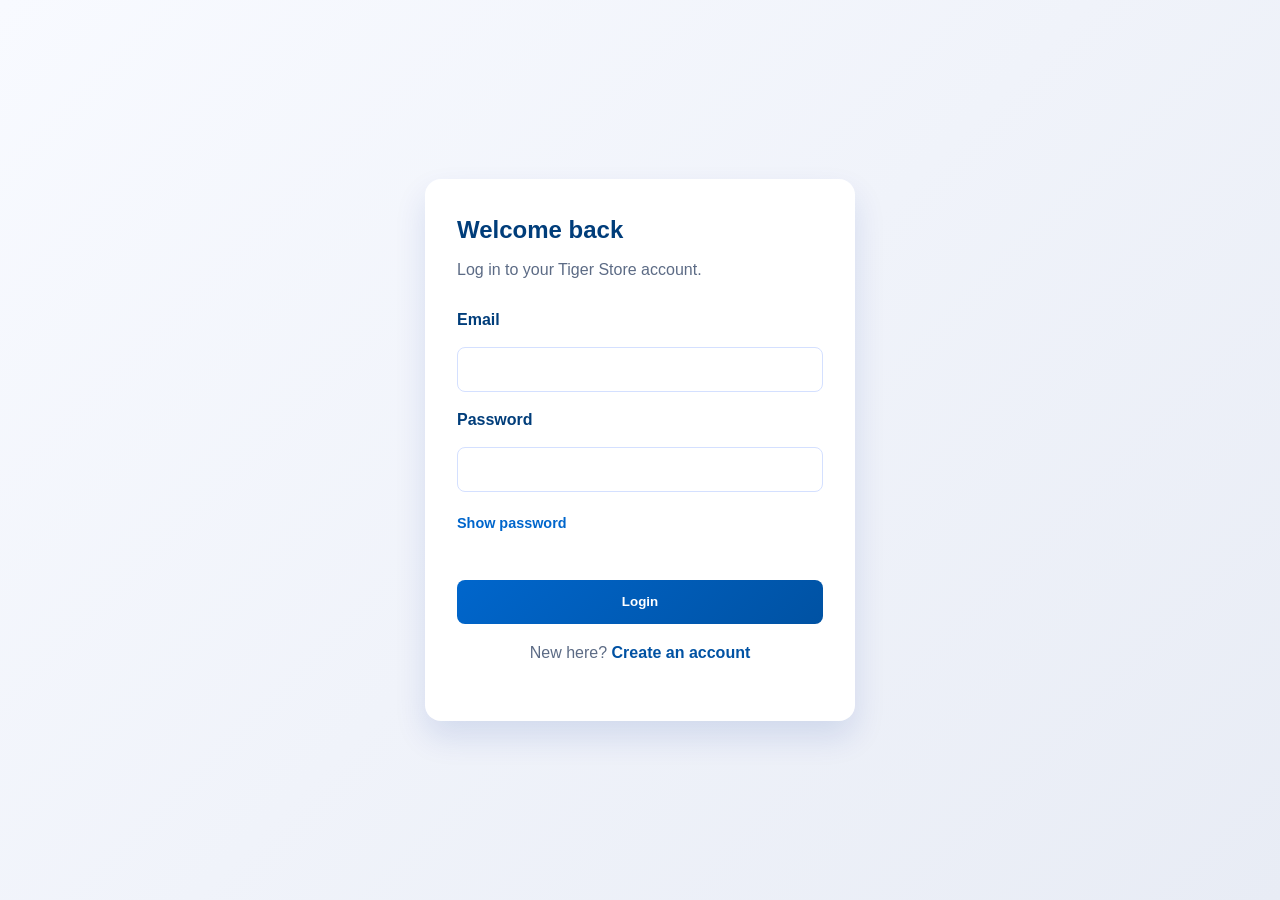
<file: index.html>
<!DOCTYPE html>
<html lang="en">
<head>
    <meta charset="UTF-8">
    <meta name="viewport" content="width=device-width, initial-scale=1.0">
    <title>Ecommerce Store</title>
    <link rel="stylesheet" href="styles.css">
    <script>
        (function () {
            var currentUser = localStorage.getItem('currentUser');
            var isAuthPage = ['login.html', 'signup.html'].indexOf(window.location.pathname.split('/').pop()) !== -1;
            if (!isAuthPage && !currentUser) {
                window.location.replace('login.html');
            }
        })();
    </script>
</head>
<body data-page="home">
    <!-- Header / Navbar -->
    <header>
        <div class="navbar">
            <div class="logo">
                <h1><a href="index.html" class="logo-link">Tiger store</a></h1>
            </div>
            <div class="search-bar">
                <input id="productSearch" type="text" placeholder="Search products...">
                <button id="searchButton" type="button">Search</button>
            </div>
            <div class="header-actions">
                <a href="wishlist.html" class="header-link">Wishlist (<span class="wishlist-count">0</span>)</a>
                <a href="profile.html" class="header-link">Profile</a>
                <button id="logoutBtn" class="logout-btn">Logout</button>
                <div class="cart">
                    <span class="cart-icon"><a href="cart.html" class="cart-link">🛒</a></span>
                    <span class="cart-count">0</span>
                </div>
            </div>
        </div>
        <nav class="nav-links">
            <a href="index.html">Home</a>
            <a href="products.html">All Products</a>
            <a href="electronics.html">Electronics</a>
            <a href="orders.html">My Orders</a>
            <a href="wishlist.html">Wishlist</a>
            <a href="contact.html">Contact Us</a>
            <a href="about.html">About Us</a>
        </nav>
    </header>

    <!-- Main Layout -->
    <main>
        <!-- Category Sidebar -->
        <aside class="sidebar">
            <h2>Categories</h2>
            <ul class="category-list">
                <li><a href="./index.html">Home</a></li>
                <li><a href="./dashboard.html">All Products</a></li>
                <li><a href="./electronics.html">Electronics</a></li>
                <li><a href="./contact.html">Contact Us</a></li>
                <li><a href="./about.html">About Us</a></li>
            </ul>
        </aside>

        <!-- Main Content Area -->
         <section class="main-content">
            <div class="welcome-banner">
                <h2 id="welcomeMessage">Welcome back!</h2>
                <p>Browse products, add favorites to your cart, and keep your shopping list ready.</p>
            </div>

            <div id="productStatus" class="product-status"></div>
            <div class="product-grid" id="productGrid"></div>

            <!-- Product Detail Section -->
            <div class="product-detail">
                <img src="./img/imgi_82_Rockerz_551_ANC_Pro.347_1.jpg" alt="Featured Product">
                <div class="detail-info">
                    <h2>Wireless Headphones</h2>
                    <span class="category-tag">Electronics</span>
                    <p>Experience superior sound quality with these wireless headphones featuring active noise cancellation, long battery life, and comfortable fit for all-day use.</p>
                    <div class="price">
                        <span class="original">₦15,000</span>
                        <span class="discounted">₦12,000</span>
                        <div class="discount-badge">20% OFF</div>
                    </div>
                    <div class="selectors">
                        <div class="size-selector">
                            <label>Size:</label>
                            <div class="options">
                                <div class="option selected">S</div>
                                <div class="option">M</div>
                                <div class="option">L</div>
                            </div>
                        </div>
                        <div class="color-selector">
                            <label>Color:</label>
                            <div class="options">
                                <div class="option selected" style="background-color: black;"></div>
                                <div class="option" style="background-color: white;"></div>
                                <div class="option" style="background-color: blue;"></div>
                            </div>
                        </div>
                        <div class="quantity-selector">
                            <label>Quantity:</label>
                            <button class="qty-btn">-</button>
                            <span class="qty">1</span>
                            <button class="qty-btn">+</button>
                        </div>
                    </div>
                    <div class="actions">
                        <button class="add-to-cart primary" data-product-id="1">Add to Cart</button>
                        <button class="buy-now">Buy Now</button>
                    </div>
                </div>
            </div>
        </section>
    </main>

    <!-- Footer -->
    <footer>
        <div class="footer-content">
            <div class="footer-section">
                <h4>About Us</h4>
                <p style="color: #d4e0ff; font-size: 0.95rem;">Tiger Store provides quality electronics and accessories at competitive prices.</p>
            </div>
            <div class="footer-section">
                <h4>Quick Links</h4>
                <a href="index.html">Home</a>
                <a href="products.html">Products</a>
                <a href="contact.html">Contact</a>
                <a href="about.html">About</a>
            </div>
            <div class="footer-section">
                <h4>Customer Service</h4>
                <a href="#">Help Center</a>
                <a href="#">Shipping Info</a>
                <a href="#">Returns</a>
                <a href="#">FAQ</a>
            </div>
            <div class="footer-section">
                <h4>Contact Info</h4>
                <p style="color: #d4e0ff; font-size: 0.95rem;">Email: info@tigerstore.com</p>
                <p style="color: #d4e0ff; font-size: 0.95rem;">Phone: +234 802 000 1234</p>
            </div>
            <div class="footer-section">
                <h4>Follow Us</h4>
                <a href="#">Facebook</a>
                <a href="#">Twitter</a>
                <a href="#">Instagram</a>
                <a href="#">LinkedIn</a>
            </div>
        </div>
        <div class="copyright">
            <p>&copy; 2026 Tiger store. All rights reserved.</p>
        </div>
    </footer>
    <script src="auth.js"></script>
    <script src="products.js"></script>
    <script>
        document.addEventListener('DOMContentLoaded', function () {
            const currentUser = window.tigerAuth.getCurrentUser();
            if (!currentUser) {
                window.location.replace('login.html');
                return;
            }

            const welcomeMessage = document.getElementById('welcomeMessage');
            if (welcomeMessage) {
                welcomeMessage.textContent = 'Welcome back, ' + (currentUser.fullName || currentUser.email) + '!';
            }

            const logoutButton = document.getElementById('logoutBtn');
            if (logoutButton) {
                logoutButton.addEventListener('click', function () {
                    window.tigerAuth.logout();
                    window.location.href = 'login.html';
                });
            }

            window.tigerAuth.updateCartBadge();
            window.tigerAuth.updateWishlistBadge();
        });
    </script>
</body>
</html>
</file>
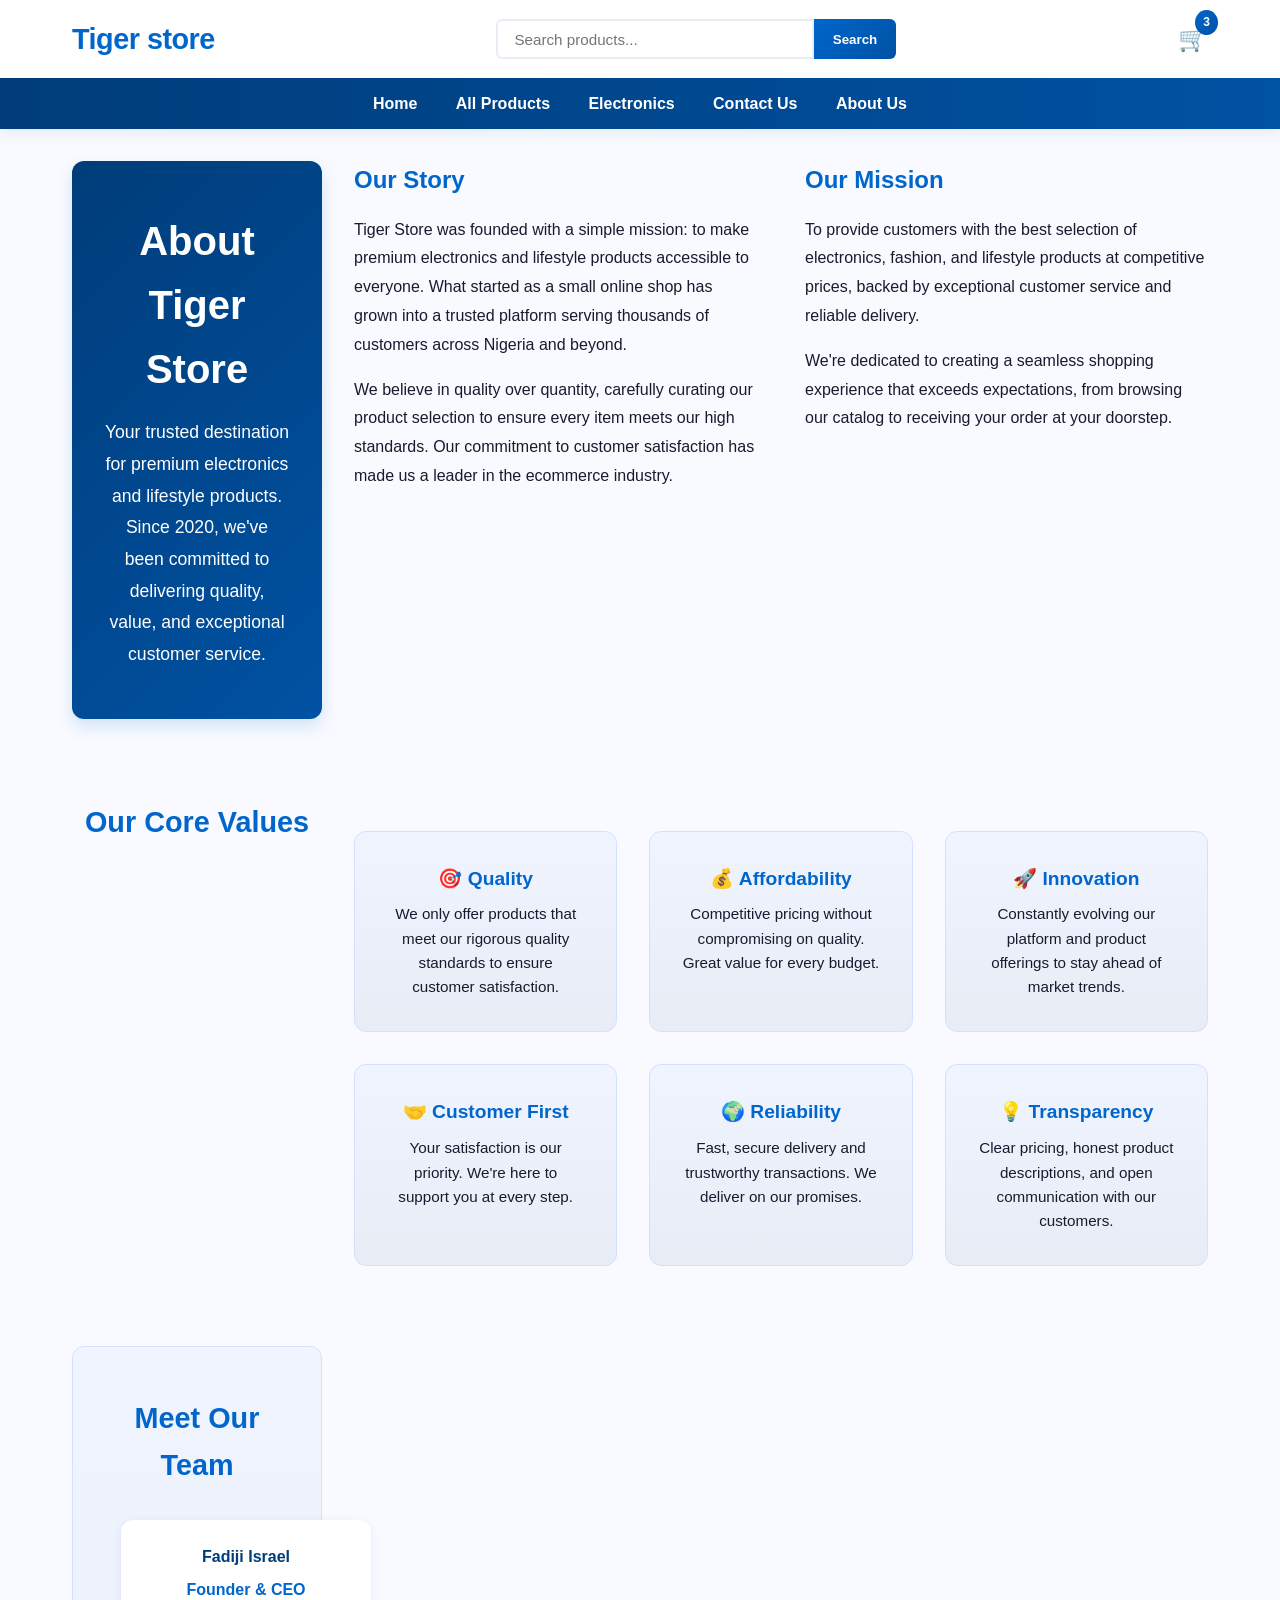
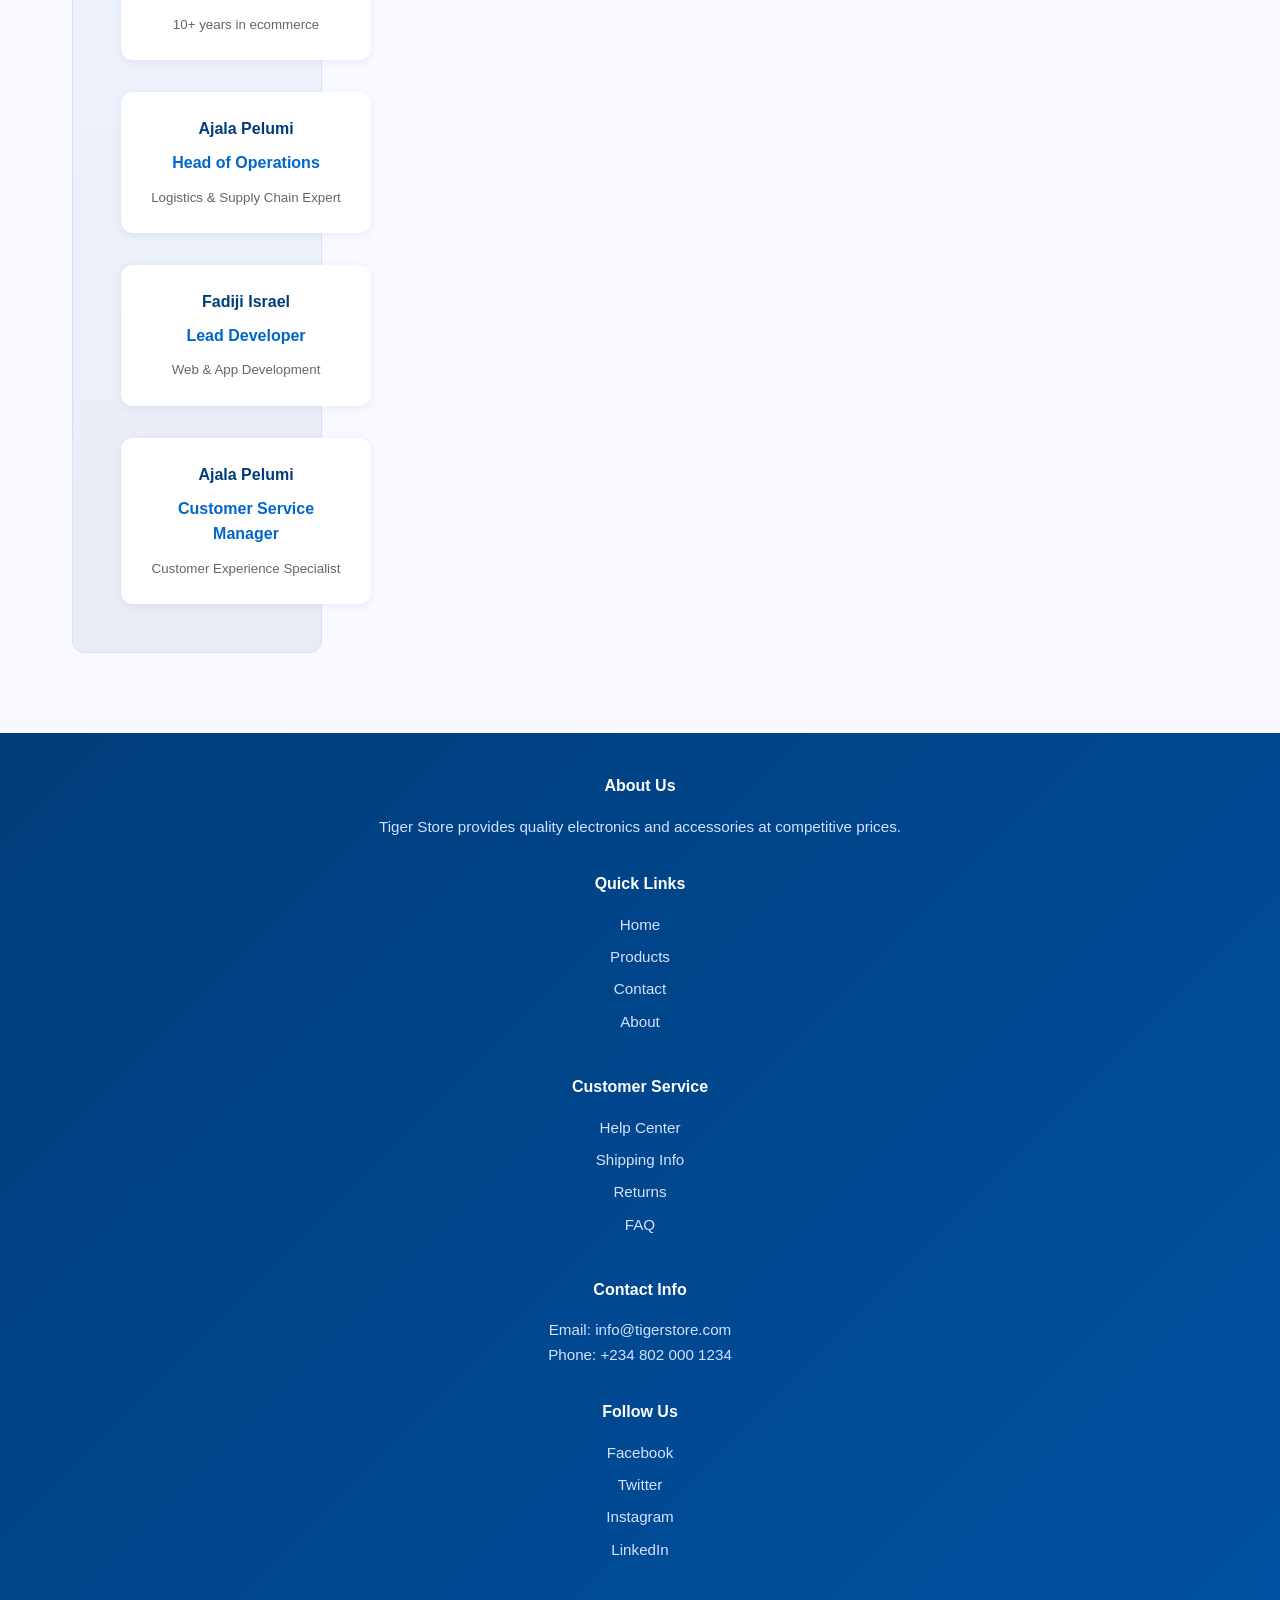
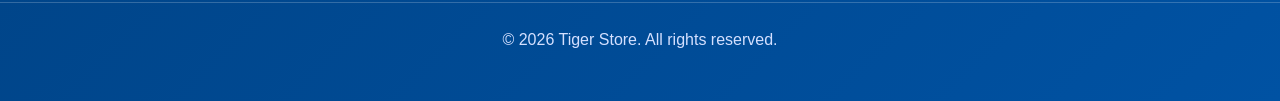
<file: about.html>
<!DOCTYPE html>
<html lang="en">
<head>
    <meta charset="UTF-8">
    <meta name="viewport" content="width=device-width, initial-scale=1.0">
    <title>About Us - Tiger Store</title>
    <link rel="stylesheet" href="styles.css">
    <style>
        .about-container {
            max-width: 1200px;
            margin: 0 auto;
            padding: 2rem;
        }

        .about-hero {
            background: linear-gradient(135deg, #003d7a 0%, #0052a3 100%);
            color: white;
            padding: 3rem 2rem;
            border-radius: 12px;
            margin-bottom: 3rem;
            text-align: center;
            box-shadow: 0 8px 16px rgba(0, 102, 204, 0.15);
        }

        .about-hero h2 {
            font-size: 2.5rem;
            margin-bottom: 1rem;
            font-weight: 700;
        }

        .about-hero p {
            font-size: 1.1rem;
            line-height: 1.8;
        }

        .about-content {
            display: grid;
            grid-template-columns: 1fr 1fr;
            gap: 3rem;
            margin-bottom: 3rem;
        }

        .about-section h3 {
            color: #0066cc;
            font-size: 1.5rem;
            margin-bottom: 1rem;
            font-weight: 700;
        }

        .about-section p {
            color: #1a1a2e;
            line-height: 1.8;
            margin-bottom: 1rem;
        }

        .values {
            display: grid;
            grid-template-columns: repeat(3, 1fr);
            gap: 2rem;
            margin-top: 2rem;
        }

        .value-card {
            background: linear-gradient(180deg, #f0f4ff 0%, #e8ecf5 100%);
            padding: 2rem;
            border-radius: 12px;
            border: 1px solid #d4e0ff;
            text-align: center;
        }

        .value-card h4 {
            color: #0066cc;
            margin-bottom: 0.5rem;
            font-size: 1.2rem;
            font-weight: 700;
        }

        .value-card p {
            color: #1a1a2e;
            font-size: 0.95rem;
        }

        .team-section {
            background: linear-gradient(180deg, #f0f4ff 0%, #e8ecf5 100%);
            padding: 3rem;
            border-radius: 12px;
            border: 1px solid #d4e0ff;
            margin-top: 3rem;
        }

        .team-section h3 {
            text-align: center;
            color: #0066cc;
            font-size: 1.8rem;
            margin-bottom: 2rem;
            font-weight: 700;
        }

        .team-members {
            display: grid;
            grid-template-columns: repeat(auto-fit, minmax(250px, 1fr));
            gap: 2rem;
        }

        .team-member {
            background: white;
            padding: 1.5rem;
            border-radius: 12px;
            text-align: center;
            box-shadow: 0 2px 8px rgba(0, 51, 153, 0.08);
        }

        .team-member h4 {
            color: #003d7a;
            margin-bottom: 0.5rem;
            font-weight: 700;
        }

        .team-member p {
            color: #0066cc;
            font-weight: 600;
            margin-bottom: 0.5rem;
        }

        .team-member small {
            color: #666;
        }

        @media (max-width: 768px) {
            .about-content {
                grid-template-columns: 1fr;
            }

            .values {
                grid-template-columns: 1fr;
            }

            .about-hero h2 {
                font-size: 1.8rem;
            }
        }
    </style>
</head>
<body>
    <!-- Header / Navbar -->
    <header>
        <div class="navbar">
            <div class="logo">
                <h1><a href="index.html" class="logo-link">Tiger store</a></h1>
            </div>
            <div class="search-bar">
                <input type="text" placeholder="Search products...">
                <button>Search</button>
            </div>
            <div class="cart">
                <span class="cart-icon"><a href="cart.html" class="cart-link">🛒</a></span>
                <span class="cart-count">3</span>
            </div>
        </div>
        <nav class="nav-links">
            <a href="index.html">Home</a>
            <a href="products.html">All Products</a>
            <a href="electronics.html">Electronics</a>
            <a href="contact.html">Contact Us</a>
            <a href="about.html">About Us</a>
        </nav>
    </header>

    <!-- Main Content -->
    <main class="about-container">
        <!-- Hero Section -->
        <div class="about-hero">
            <h2>About Tiger Store</h2>
            <p>Your trusted destination for premium electronics and lifestyle products. Since 2020, we've been committed to delivering quality, value, and exceptional customer service.</p>
        </div>

        <!-- About Content -->
        <div class="about-content">
            <div class="about-section">
                <h3>Our Story</h3>
                <p>Tiger Store was founded with a simple mission: to make premium electronics and lifestyle products accessible to everyone. What started as a small online shop has grown into a trusted platform serving thousands of customers across Nigeria and beyond.</p>
                <p>We believe in quality over quantity, carefully curating our product selection to ensure every item meets our high standards. Our commitment to customer satisfaction has made us a leader in the ecommerce industry.</p>
            </div>

            <div class="about-section">
                <h3>Our Mission</h3>
                <p>To provide customers with the best selection of electronics, fashion, and lifestyle products at competitive prices, backed by exceptional customer service and reliable delivery.</p>
                <p>We're dedicated to creating a seamless shopping experience that exceeds expectations, from browsing our catalog to receiving your order at your doorstep.</p>
            </div>
        </div>

        <!-- Core Values -->
        <h3 style="text-align: center; color: #0066cc; font-size: 1.8rem; margin-bottom: 2rem; font-weight: 700;">Our Core Values</h3>
        <div class="values">
            <div class="value-card">
                <h4>🎯 Quality</h4>
                <p>We only offer products that meet our rigorous quality standards to ensure customer satisfaction.</p>
            </div>

            <div class="value-card">
                <h4>💰 Affordability</h4>
                <p>Competitive pricing without compromising on quality. Great value for every budget.</p>
            </div>

            <div class="value-card">
                <h4>🚀 Innovation</h4>
                <p>Constantly evolving our platform and product offerings to stay ahead of market trends.</p>
            </div>

            <div class="value-card">
                <h4>🤝 Customer First</h4>
                <p>Your satisfaction is our priority. We're here to support you at every step.</p>
            </div>

            <div class="value-card">
                <h4>🌍 Reliability</h4>
                <p>Fast, secure delivery and trustworthy transactions. We deliver on our promises.</p>
            </div>

            <div class="value-card">
                <h4>💡 Transparency</h4>
                <p>Clear pricing, honest product descriptions, and open communication with our customers.</p>
            </div>
        </div>

        <!-- Team Section -->
        <div class="team-section">
            <h3>Meet Our Team</h3>
            <div class="team-members">
                <div class="team-member">
                    <h4>Fadiji Israel</h4>
                    <p>Founder & CEO</p>
                    <small>10+ years in ecommerce</small>
                </div>

                <div class="team-member">
                    <h4>Ajala Pelumi</h4>
                    <p>Head of Operations</p>
                    <small>Logistics & Supply Chain Expert</small>
                </div>

                <div class="team-member">
                    <h4>Fadiji Israel</h4>
                    <p>Lead Developer</p>
                    <small>Web & App Development</small>
                </div>

                <div class="team-member">
                    <h4>Ajala Pelumi</h4>
                    <p>Customer Service Manager</p>
                    <small>Customer Experience Specialist</small>
                </div>
            </div>
        </div>
    </main>

    <!-- Footer -->
    <footer>
        <div class="footer-content">
            <div class="footer-section">
                <h4>About Us</h4>
                <p style="color: #d4e0ff; font-size: 0.95rem;">Tiger Store provides quality electronics and accessories at competitive prices.</p>
            </div>
            <div class="footer-section">
                <h4>Quick Links</h4>
                <a href="index.html">Home</a>
                <a href="products.html">Products</a>
                <a href="contact.html">Contact</a>
                <a href="about.html">About</a>
            </div>
            <div class="footer-section">
                <h4>Customer Service</h4>
                <a href="#">Help Center</a>
                <a href="#">Shipping Info</a>
                <a href="#">Returns</a>
                <a href="#">FAQ</a>
            </div>
            <div class="footer-section">
                <h4>Contact Info</h4>
                <p style="color: #d4e0ff; font-size: 0.95rem;">Email: info@tigerstore.com</p>
                <p style="color: #d4e0ff; font-size: 0.95rem;">Phone: +234 802 000 1234</p>
            </div>
            <div class="footer-section">
                <h4>Follow Us</h4>
                <a href="#">Facebook</a>
                <a href="#">Twitter</a>
                <a href="#">Instagram</a>
                <a href="#">LinkedIn</a>
            </div>
        </div>
        <div class="copyright">
            <p>&copy; 2026 Tiger Store. All rights reserved.</p>
        </div>
    </footer>
</body>
</html>
</file>
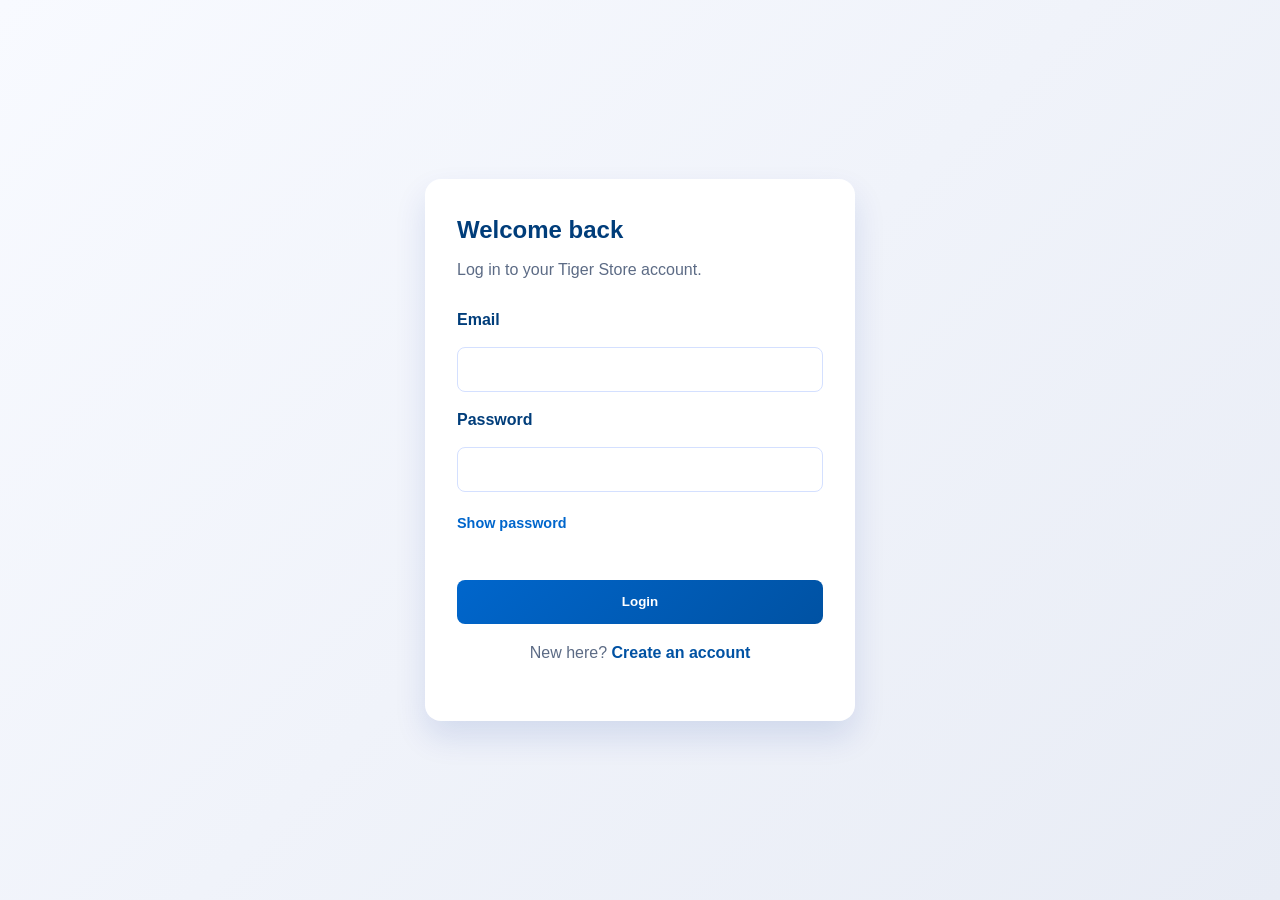
<file: cart.html>
<!DOCTYPE html>
<html lang="en">
<head>
    <meta charset="UTF-8">
    <meta name="viewport" content="width=device-width, initial-scale=1.0">
    <title>Shopping Cart - Tiger Store</title>
    <link rel="stylesheet" href="styles.css">
    <script>
        (function () {
            var currentUser = localStorage.getItem('currentUser');
            var isAuthPage = ['login.html', 'signup.html'].indexOf(window.location.pathname.split('/').pop()) !== -1;
            if (!isAuthPage && !currentUser) {
                window.location.replace('login.html');
            }
        })();
    </script>
    <style>
        .cart-container {
            display: flex;
            gap: 2rem;
            max-width: 1200px;
            margin: 2rem auto;
            padding: 0 1rem;
        }

        .cart-items {
            flex: 2;
        }

        .cart-summary {
            flex: 1;
            background: linear-gradient(180deg, #f0f4ff 0%, #e8ecf5 100%);
            padding: 1.5rem;
            border-radius: 12px;
            border: 1px solid #d4e0ff;
            height: fit-content;
        }

        .cart-item {
            display: flex;
            gap: 1rem;
            padding: 1rem;
            border: 1px solid #e8ecf5;
            margin-bottom: 1rem;
            border-radius: 8px;
            background-color: white;
            transition: all 0.3s;
        }

        .cart-item:hover {
            box-shadow: 0 4px 12px rgba(0, 102, 204, 0.1);
        }

        .cart-item img {
            width: 100px;
            height: 100px;
            object-fit: cover;
            border-radius: 6px;
        }

        .item-details {
            flex: 1;
        }

        .item-details h3 {
            margin-bottom: 0.5rem;
            color: #003d7a;
        }

        .item-quantity {
            display: flex;
            align-items: center;
            gap: 0.5rem;
            margin-top: 0.5rem;
        }

        .item-quantity button {
            background-color: #e8ecf5;
            border: none;
            padding: 0.35rem 0.6rem;
            cursor: pointer;
            border-radius: 4px;
            color: #0066cc;
            font-weight: 600;
            transition: all 0.3s;
        }

        .item-quantity button:hover {
            background-color: #d4e0ff;
        }

        .remove-btn {
            color: #0066cc;
            cursor: pointer;
            font-weight: 600;
            margin-top: 0.5rem;
            transition: color 0.3s;
        }

        .remove-btn:hover {
            color: #0052a3;
        }

        .summary-row {
            display: flex;
            justify-content: space-between;
            margin-bottom: 1rem;
            font-size: 1rem;
            color: #1a1a2e;
        }

        .summary-total {
            font-size: 1.3rem;
            font-weight: 700;
            border-top: 2px solid #d4e0ff;
            padding-top: 1rem;
            margin-top: 1rem;
            color: #003d7a;
        }

        .checkout-btn {
            width: 100%;
            padding: 1rem;
            background: linear-gradient(135deg, #0066cc 0%, #0052a3 100%);
            color: white;
            border: none;
            border-radius: 8px;
            font-size: 1.05rem;
            font-weight: 700;
            cursor: pointer;
            margin-top: 1rem;
            transition: all 0.4s cubic-bezier(0.4, 0, 0.2, 1);
            position: relative;
            overflow: hidden;
            letter-spacing: 0.3px;
        }

        .checkout-btn::before {
            content: '';
            position: absolute;
            top: 0;
            left: -100%;
            width: 100%;
            height: 100%;
            background: linear-gradient(90deg, transparent, rgba(255,255,255,0.15), transparent);
            transition: left 0.5s ease;
        }

        .checkout-btn:hover {
            transform: translateY(-3px);
            box-shadow: 0 8px 20px rgba(0, 102, 204, 0.35);
        }

        .checkout-btn:hover::before {
            left: 100%;
        }

        .checkout-btn:disabled {
            opacity: 0.5;
            cursor: not-allowed;
            transform: none;
            box-shadow: none;
        }

        .checkout-btn:disabled::before {
            display: none;
        }

        .empty-cart {
            text-align: center;
            padding: 3rem;
        }

        .empty-cart p {
            font-size: 1.2rem;
            margin-bottom: 2rem;
            color: #1a1a2e;
        }

        .continue-shopping {
            display: inline-block;
            padding: 0.75rem 1.5rem;
            background: linear-gradient(135deg, #0066cc 0%, #0052a3 100%);
            color: white;
            text-decoration: none;
            border-radius: 6px;
            transition: all 0.3s;
            font-weight: 600;
        }

        .continue-shopping:hover {
            transform: translateY(-2px);
            box-shadow: 0 4px 12px rgba(0, 102, 204, 0.3);
        }
    </style>
</head>
<body>
    <!-- Header / Navbar -->
    <header>
        <div class="navbar">
            <div class="logo">
                <h1><a href="index.html" class="logo-link">Tiger store</a></h1>
            </div>
            <div class="search-bar">
                <input type="text" placeholder="Search products...">
                <button>Search</button>
            </div>
            <div class="header-actions">
                <a href="wishlist.html" class="header-link">Wishlist (<span class="wishlist-count">0</span>)</a>
                <a href="profile.html" class="header-link">Profile</a>
                <button id="logoutBtn" class="logout-btn">Logout</button>
                <div class="cart">
                    <span class="cart-icon"><a href="cart.html" class="cart-link">🛒</a></span>
                    <span class="cart-count">0</span>
                </div>
            </div>
        </div>
        <nav class="nav-links">
            <a href="index.html">Home</a>
            <a href="products.html">All Products</a>
            <a href="electronics.html">Electronics</a>
            <a href="orders.html">My Orders</a>
            <a href="wishlist.html">Wishlist</a>
            <a href="contact.html">Contact Us</a>
            <a href="about.html">About Us</a>
        </nav>
    </header>

    <!-- Main Content -->
    <main style="max-width: 1200px; margin: 2rem auto; padding: 0 1rem;">
        <h2>Shopping Cart</h2>

        <div class="cart-container">
            <div class="cart-items" id="cartItems"></div>

            <div class="cart-summary">
                <h3>Order Summary</h3>
                <div class="summary-row">
                    <span>Subtotal:</span>
                    <span id="subtotalValue">₦0</span>
                </div>
                <div class="summary-row">
                    <span>Shipping:</span>
                    <span>₦1,000</span>
                </div>
                <div class="summary-row">
                    <span>Tax:</span>
                    <span id="taxValue">₦0</span>
                </div>
                <div class="summary-total">
                    <div class="summary-row">
                        <span>Total:</span>
                        <span id="totalValue">₦0</span>
                    </div>
                </div>
                <button class="checkout-btn">Proceed to Checkout</button>
                <a href="products.html" class="continue-shopping">Continue Shopping</a>
            </div>
        </div>
    </main>

    <!-- Footer -->
    <footer>
        <div class="footer-content">
            <div class="footer-section">
                <h4>About Us</h4>
                <p style="color: #d4e0ff; font-size: 0.95rem;">Tiger Store provides quality electronics and accessories at competitive prices.</p>
            </div>
            <div class="footer-section">
                <h4>Quick Links</h4>
                <a href="index.html">Home</a>
                <a href="products.html">Products</a>
                <a href="contact.html">Contact</a>
                <a href="about.html">About</a>
            </div>
            <div class="footer-section">
                <h4>Customer Service</h4>
                <a href="#">Help Center</a>
                <a href="#">Shipping Info</a>
                <a href="#">Returns</a>
                <a href="#">FAQ</a>
            </div>
            <div class="footer-section">
                <h4>Contact Info</h4>
                <p style="color: #d4e0ff; font-size: 0.95rem;">Email: info@tigerstore.com</p>
                <p style="color: #d4e0ff; font-size: 0.95rem;">Phone: +234 802 000 1234</p>
            </div>
            <div class="footer-section">
                <h4>Follow Us</h4>
                <a href="#">Facebook</a>
                <a href="#">Twitter</a>
                <a href="#">Instagram</a>
                <a href="#">LinkedIn</a>
            </div>
        </div>
        <div class="copyright">
            <p>&copy; 2026 Tiger Store. All rights reserved.</p>
        </div>
    </footer>
    <script src="auth.js"></script>
    <script>
        function formatCurrency(amount) {
            return '₦' + Number(amount).toLocaleString();
        }

        function renderCart() {
            const currentUser = window.tigerAuth.getCurrentUser();
            if (!currentUser) {
                window.location.replace('login.html');
                return;
            }

            const cartItems = document.getElementById('cartItems');
            const subtotalValue = document.getElementById('subtotalValue');
            const taxValue = document.getElementById('taxValue');
            const totalValue = document.getElementById('totalValue');
            const items = (currentUser.cart || []);
            const subtotal = items.reduce(function (sum, item) {
                return sum + Number(item.price || 0) * Number(item.quantity || 0);
            }, 0);
            const shipping = items.length ? 1000 : 0;
            const tax = Math.round(subtotal * 0.1);
            const total = subtotal + shipping + tax;

            const checkoutBtn = document.querySelector('.checkout-btn');

            if (!items.length) {
                cartItems.innerHTML = '<div class="empty-cart"><p>Your cart is empty.</p><a href="index.html" class="continue-shopping">Continue Shopping</a></div>';
                if (checkoutBtn) {
                    checkoutBtn.disabled = true;
                }
            } else {
                if (checkoutBtn) {
                    checkoutBtn.disabled = false;
                }
                cartItems.innerHTML = items.map(function (item) {
                    const itemSubtotal = Number(item.price || 0) * Number(item.quantity || 0);
                    return '<div class="cart-item">' +
                        (item.image ? '<img src="' + item.image + '" alt="' + item.name + '">' : '') +
                        '<div class="item-details">' +
                        '<h3>' + item.name + '</h3>' +
                        '<p>Price: ' + formatCurrency(item.price || 0) + '</p>' +
                        '<div class="item-quantity">' +
                        '<button class="qty-btn" data-name="' + item.name + '" data-action="decrease">−</button>' +
                        '<span>' + item.quantity + '</span>' +
                        '<button class="qty-btn" data-name="' + item.name + '" data-action="increase">+</button>' +
                        '</div>' +
                        '<p style="margin-top: 0.5rem; font-weight: 600;">Subtotal: ' + formatCurrency(itemSubtotal) + '</p>' +
                        '<div class="remove-btn" data-name="' + item.name + '">Remove</div>' +
                        '</div></div>';
                }).join('');
            }

            subtotalValue.textContent = formatCurrency(subtotal);
            taxValue.textContent = formatCurrency(tax);
            totalValue.textContent = formatCurrency(total);
            window.tigerAuth.updateCartBadge();
            window.tigerAuth.updateWishlistBadge();
        }

        document.addEventListener('DOMContentLoaded', function () {
            window.tigerAuth.updateWishlistBadge();
            const logoutButton = document.getElementById('logoutBtn');
            if (logoutButton) {
                logoutButton.addEventListener('click', function () {
                    window.tigerAuth.logout();
                    window.location.href = 'login.html';
                });
            }
            renderCart();

            const checkoutBtn = document.querySelector('.checkout-btn');
            if (checkoutBtn) {
                checkoutBtn.addEventListener('click', function () {
                    const currentUser = window.tigerAuth.getCurrentUser();
                    if (currentUser && currentUser.cart && currentUser.cart.length > 0) {
                        window.location.href = 'checkout.html';
                    }
                });
            }
        });

        document.addEventListener('click', function (event) {
            const target = event.target;
            if (target.classList.contains('remove-btn')) {
                window.tigerAuth.removeFromCart(target.getAttribute('data-name'));
                renderCart();
            }

            if (target.classList.contains('qty-btn')) {
                const name = target.getAttribute('data-name');
                const action = target.getAttribute('data-action');
                window.tigerAuth.updateCartQuantity(name, action === 'increase' ? 1 : -1);
                renderCart();
            }
        });
    </script>
</body>
</html>
</file>
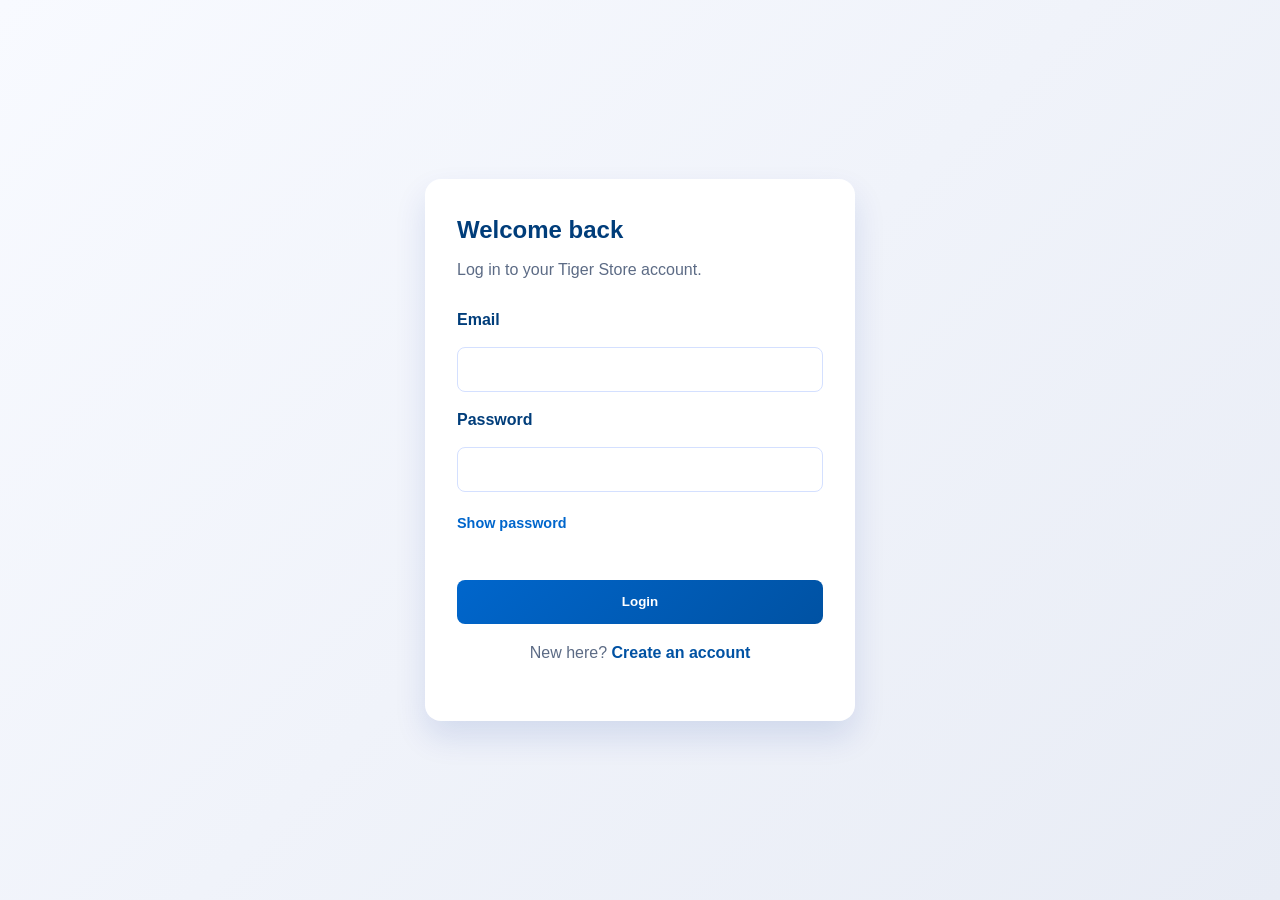
<file: checkout.html>
<!DOCTYPE html>
<html lang="en">
<head>
    <meta charset="UTF-8">
    <meta name="viewport" content="width=device-width, initial-scale=1.0">
    <title>Checkout - Tiger Store</title>
    <meta name="description" content="Complete your purchase at Tiger Store. Secure checkout with Paystack payment.">
    <link rel="stylesheet" href="styles.css">
    <link rel="preconnect" href="https://fonts.googleapis.com">
    <link rel="preconnect" href="https://fonts.gstatic.com" crossorigin>
    <link href="https://fonts.googleapis.com/css2?family=Inter:wght@300;400;500;600;700;800&display=swap" rel="stylesheet">
    <script src="https://js.paystack.co/v1/inline.js"></script>
    <script>
        (function () {
            var currentUser = localStorage.getItem('currentUser');
            var isAuthPage = ['login.html', 'signup.html'].indexOf(window.location.pathname.split('/').pop()) !== -1;
            if (!isAuthPage && !currentUser) {
                window.location.replace('login.html');
            }
        })();
    </script>
    <style>
        /* ===== DESIGN TOKENS ===== */
        :root {
            --co-primary: #0066cc;
            --co-primary-dark: #0052a3;
            --co-primary-deeper: #003d7a;
            --co-accent: #00b4d8;
            --co-accent-light: #90e0ef;
            --co-violet: #7b2ff7;
            --co-violet-light: #c084fc;
            --co-success: #10b981;
            --co-success-light: #d1fae5;
            --co-error: #ef4444;
            --co-error-light: #fee2e2;
            --co-surface: rgba(255, 255, 255, 0.72);
            --co-surface-solid: #ffffff;
            --co-text: #1a1a2e;
            --co-text-muted: #64748b;
            --co-border: rgba(0, 102, 204, 0.12);
            --co-bg-gradient: linear-gradient(135deg, #0f0c29 0%, #0a1628 40%, #0d2137 100%);
            --shadow-sm: 0 2px 8px rgba(0, 51, 153, 0.06);
            --shadow-md: 0 8px 24px rgba(0, 51, 153, 0.1);
            --shadow-lg: 0 20px 48px rgba(0, 51, 153, 0.15);
            --shadow-glow: 0 0 30px rgba(0, 180, 216, 0.15);
            --radius-sm: 8px;
            --radius-md: 14px;
            --radius-lg: 20px;
            --radius-xl: 28px;
        }

        /* ===== CHECKOUT PAGE OVERRIDES ===== */
        .checkout-page {
            font-family: 'Inter', -apple-system, BlinkMacSystemFont, 'Segoe UI', sans-serif;
            background: var(--co-bg-gradient);
            min-height: 100vh;
            position: relative;
            overflow-x: hidden;
        }

        .checkout-page::before {
            content: '';
            position: fixed;
            top: -50%;
            right: -30%;
            width: 800px;
            height: 800px;
            background: radial-gradient(circle, rgba(0, 180, 216, 0.08) 0%, transparent 70%);
            border-radius: 50%;
            pointer-events: none;
            animation: floatOrb 20s ease-in-out infinite;
        }

        .checkout-page::after {
            content: '';
            position: fixed;
            bottom: -40%;
            left: -20%;
            width: 600px;
            height: 600px;
            background: radial-gradient(circle, rgba(123, 47, 247, 0.06) 0%, transparent 70%);
            border-radius: 50%;
            pointer-events: none;
            animation: floatOrb 25s ease-in-out infinite reverse;
        }

        @keyframes floatOrb {
            0%, 100% { transform: translate(0, 0) scale(1); }
            33% { transform: translate(40px, -30px) scale(1.05); }
            66% { transform: translate(-20px, 20px) scale(0.95); }
        }

        /* ===== STEP INDICATOR ===== */
        .step-indicator {
            display: flex;
            align-items: center;
            justify-content: center;
            gap: 0;
            max-width: 600px;
            margin: 0 auto 2.5rem;
            padding: 0 1rem;
            animation: fadeSlideDown 0.6s ease-out;
        }

        @keyframes fadeSlideDown {
            from { opacity: 0; transform: translateY(-20px); }
            to { opacity: 1; transform: translateY(0); }
        }

        .step {
            display: flex;
            align-items: center;
            gap: 0.6rem;
            padding: 0.6rem 1rem;
            border-radius: 50px;
            font-size: 0.85rem;
            font-weight: 600;
            color: rgba(255, 255, 255, 0.35);
            transition: all 0.4s cubic-bezier(0.4, 0, 0.2, 1);
            position: relative;
        }

        .step-number {
            width: 32px;
            height: 32px;
            border-radius: 50%;
            display: flex;
            align-items: center;
            justify-content: center;
            font-size: 0.8rem;
            font-weight: 700;
            background: rgba(255, 255, 255, 0.08);
            border: 2px solid rgba(255, 255, 255, 0.15);
            transition: all 0.4s cubic-bezier(0.4, 0, 0.2, 1);
            flex-shrink: 0;
        }

        .step.active {
            color: #ffffff;
        }

        .step.active .step-number {
            background: linear-gradient(135deg, var(--co-accent), var(--co-violet));
            border-color: transparent;
            box-shadow: 0 0 20px rgba(0, 180, 216, 0.4);
            animation: stepPulse 2s ease-in-out infinite;
        }

        .step.completed {
            color: rgba(255, 255, 255, 0.7);
        }

        .step.completed .step-number {
            background: var(--co-success);
            border-color: transparent;
        }

        .step.completed .step-number::after {
            content: '✓';
            font-size: 0.9rem;
        }

        .step.completed .step-number span {
            display: none;
        }

        @keyframes stepPulse {
            0%, 100% { box-shadow: 0 0 20px rgba(0, 180, 216, 0.4); }
            50% { box-shadow: 0 0 30px rgba(0, 180, 216, 0.6); }
        }

        .step-connector {
            width: 60px;
            height: 2px;
            background: rgba(255, 255, 255, 0.1);
            position: relative;
            overflow: hidden;
            flex-shrink: 0;
        }

        .step-connector::after {
            content: '';
            position: absolute;
            top: 0;
            left: 0;
            height: 100%;
            width: 0%;
            background: linear-gradient(90deg, var(--co-accent), var(--co-violet));
            transition: width 0.6s ease;
        }

        .step-connector.filled::after {
            width: 100%;
        }

        /* ===== CHECKOUT LAYOUT ===== */
        .checkout-wrapper {
            max-width: 1200px;
            margin: 0 auto;
            padding: 2rem 1.5rem 4rem;
        }

        .checkout-title {
            text-align: center;
            color: #ffffff;
            font-size: 2.2rem;
            font-weight: 800;
            margin-bottom: 0.5rem;
            background: linear-gradient(135deg, #ffffff 0%, var(--co-accent-light) 50%, var(--co-violet-light) 100%);
            -webkit-background-clip: text;
            -webkit-text-fill-color: transparent;
            background-clip: text;
            animation: fadeSlideDown 0.5s ease-out;
        }

        .checkout-subtitle {
            text-align: center;
            color: rgba(255, 255, 255, 0.5);
            font-size: 0.95rem;
            margin-bottom: 2rem;
            animation: fadeSlideDown 0.6s ease-out 0.1s both;
        }

        .checkout-grid {
            display: grid;
            grid-template-columns: 1.3fr 1fr;
            gap: 2rem;
            align-items: start;
        }

        /* ===== GLASS CARD ===== */
        .glass-card {
            background: rgba(255, 255, 255, 0.06);
            backdrop-filter: blur(20px);
            -webkit-backdrop-filter: blur(20px);
            border: 1px solid rgba(255, 255, 255, 0.1);
            border-radius: var(--radius-lg);
            padding: 2rem;
            position: relative;
            overflow: hidden;
            animation: fadeSlideUp 0.7s ease-out both;
        }

        .glass-card::before {
            content: '';
            position: absolute;
            top: 0;
            left: 0;
            right: 0;
            height: 1px;
            background: linear-gradient(90deg, transparent, rgba(255, 255, 255, 0.2), transparent);
        }

        .glass-card:nth-child(2) {
            animation-delay: 0.15s;
        }

        @keyframes fadeSlideUp {
            from { opacity: 0; transform: translateY(30px); }
            to { opacity: 1; transform: translateY(0); }
        }

        .card-header {
            display: flex;
            align-items: center;
            gap: 0.75rem;
            margin-bottom: 1.8rem;
        }

        .card-header-icon {
            width: 42px;
            height: 42px;
            border-radius: 12px;
            background: linear-gradient(135deg, var(--co-accent), var(--co-violet));
            display: flex;
            align-items: center;
            justify-content: center;
            font-size: 1.2rem;
            box-shadow: 0 4px 15px rgba(0, 180, 216, 0.3);
        }

        .card-header h2 {
            color: #ffffff;
            font-size: 1.3rem;
            font-weight: 700;
            margin: 0;
        }

        .card-header p {
            color: rgba(255, 255, 255, 0.5);
            font-size: 0.8rem;
            margin: 0;
        }

        /* ===== FLOATING LABEL INPUTS ===== */
        .form-row {
            display: grid;
            grid-template-columns: 1fr 1fr;
            gap: 1rem;
        }

        .form-row.triple {
            grid-template-columns: 1fr 1fr 1fr;
        }

        .form-group {
            position: relative;
            margin-bottom: 1.2rem;
            animation: fieldSlideIn 0.5s ease-out both;
        }

        .form-group:nth-child(1) { animation-delay: 0.1s; }
        .form-group:nth-child(2) { animation-delay: 0.15s; }
        .form-group:nth-child(3) { animation-delay: 0.2s; }
        .form-group:nth-child(4) { animation-delay: 0.25s; }
        .form-group:nth-child(5) { animation-delay: 0.3s; }
        .form-group:nth-child(6) { animation-delay: 0.35s; }

        @keyframes fieldSlideIn {
            from { opacity: 0; transform: translateX(-15px); }
            to { opacity: 1; transform: translateX(0); }
        }

        .form-group input,
        .form-group select,
        .form-group textarea {
            width: 100%;
            padding: 1rem 1rem 0.6rem;
            background: rgba(255, 255, 255, 0.06);
            border: 1.5px solid rgba(255, 255, 255, 0.1);
            border-radius: var(--radius-sm);
            color: #ffffff;
            font-family: 'Inter', sans-serif;
            font-size: 0.92rem;
            transition: all 0.3s cubic-bezier(0.4, 0, 0.2, 1);
            outline: none;
        }

        .form-group textarea {
            resize: vertical;
            min-height: 80px;
        }

        .form-group select {
            cursor: pointer;
            appearance: none;
            background-image: url("data:image/svg+xml,%3Csvg xmlns='http://www.w3.org/2000/svg' width='12' height='12' viewBox='0 0 12 12'%3E%3Cpath fill='%2394a3b8' d='M6 8L1 3h10z'/%3E%3C/svg%3E");
            background-repeat: no-repeat;
            background-position: right 1rem center;
        }

        .form-group select option {
            background: #1a1a2e;
            color: #ffffff;
        }

        .form-group input:focus,
        .form-group select:focus,
        .form-group textarea:focus {
            border-color: var(--co-accent);
            background: rgba(255, 255, 255, 0.09);
            box-shadow: 0 0 0 3px rgba(0, 180, 216, 0.15), 0 0 20px rgba(0, 180, 216, 0.08);
        }

        .form-group input.error,
        .form-group select.error,
        .form-group textarea.error {
            border-color: var(--co-error);
            animation: shakeField 0.4s ease-in-out;
        }

        .form-group input.valid,
        .form-group select.valid {
            border-color: var(--co-success);
        }

        @keyframes shakeField {
            0%, 100% { transform: translateX(0); }
            20% { transform: translateX(-6px); }
            40% { transform: translateX(6px); }
            60% { transform: translateX(-4px); }
            80% { transform: translateX(4px); }
        }

        .floating-label {
            position: absolute;
            top: 50%;
            left: 1rem;
            transform: translateY(-50%);
            color: rgba(255, 255, 255, 0.4);
            font-size: 0.9rem;
            pointer-events: none;
            transition: all 0.25s cubic-bezier(0.4, 0, 0.2, 1);
            background: transparent;
            padding: 0 4px;
        }

        .form-group textarea ~ .floating-label {
            top: 1rem;
            transform: translateY(0);
        }

        .form-group input:focus ~ .floating-label,
        .form-group input:not(:placeholder-shown) ~ .floating-label,
        .form-group select:focus ~ .floating-label,
        .form-group select:not([value=""]) ~ .floating-label,
        .form-group .label-up,
        .form-group textarea:focus ~ .floating-label,
        .form-group textarea:not(:placeholder-shown) ~ .floating-label {
            top: 2px;
            left: 0.75rem;
            font-size: 0.7rem;
            color: var(--co-accent);
            background: linear-gradient(180deg, rgba(15, 12, 41, 0.8) 50%, transparent 50%);
        }

        .field-error {
            color: var(--co-error);
            font-size: 0.75rem;
            margin-top: 0.3rem;
            min-height: 1rem;
            opacity: 0;
            transform: translateY(-5px);
            transition: all 0.25s ease;
        }

        .field-error.show {
            opacity: 1;
            transform: translateY(0);
        }

        .field-icon {
            position: absolute;
            right: 1rem;
            top: 50%;
            transform: translateY(-50%);
            font-size: 0.85rem;
            opacity: 0;
            transition: all 0.3s ease;
        }

        .form-group input.valid ~ .field-icon,
        .form-group select.valid ~ .field-icon {
            opacity: 1;
            color: var(--co-success);
        }

        .form-group input.error ~ .field-icon,
        .form-group select.error ~ .field-icon {
            opacity: 1;
            color: var(--co-error);
        }

        /* ===== ORDER SUMMARY ===== */
        .summary-card {
            position: sticky;
            top: 120px;
        }

        .summary-items {
            max-height: 280px;
            overflow-y: auto;
            margin-bottom: 1.5rem;
            padding-right: 0.5rem;
        }

        .summary-items::-webkit-scrollbar {
            width: 4px;
        }

        .summary-items::-webkit-scrollbar-thumb {
            background: rgba(255, 255, 255, 0.15);
            border-radius: 4px;
        }

        .summary-item {
            display: flex;
            align-items: center;
            gap: 0.8rem;
            padding: 0.8rem;
            border-radius: var(--radius-sm);
            background: rgba(255, 255, 255, 0.04);
            margin-bottom: 0.6rem;
            transition: all 0.3s ease;
            animation: itemFadeIn 0.4s ease-out both;
        }

        .summary-item:hover {
            background: rgba(255, 255, 255, 0.08);
            transform: translateX(4px);
        }

        @keyframes itemFadeIn {
            from { opacity: 0; transform: translateX(-10px); }
            to { opacity: 1; transform: translateX(0); }
        }

        .summary-item img {
            width: 50px;
            height: 50px;
            border-radius: 8px;
            object-fit: cover;
            border: 1px solid rgba(255, 255, 255, 0.1);
        }

        .summary-item-info {
            flex: 1;
            min-width: 0;
        }

        .summary-item-name {
            color: #ffffff;
            font-size: 0.85rem;
            font-weight: 600;
            white-space: nowrap;
            overflow: hidden;
            text-overflow: ellipsis;
        }

        .summary-item-qty {
            color: rgba(255, 255, 255, 0.4);
            font-size: 0.75rem;
        }

        .summary-item-price {
            color: var(--co-accent-light);
            font-size: 0.9rem;
            font-weight: 700;
            white-space: nowrap;
        }

        .summary-divider {
            height: 1px;
            background: linear-gradient(90deg, transparent, rgba(255, 255, 255, 0.12), transparent);
            margin: 1rem 0;
        }

        .summary-line {
            display: flex;
            justify-content: space-between;
            align-items: center;
            padding: 0.45rem 0;
            color: rgba(255, 255, 255, 0.6);
            font-size: 0.9rem;
        }

        .summary-line span:last-child {
            color: #ffffff;
            font-weight: 500;
        }

        .summary-total-line {
            display: flex;
            justify-content: space-between;
            align-items: center;
            padding: 1rem 0 0.5rem;
            border-top: 2px solid rgba(255, 255, 255, 0.1);
            margin-top: 0.5rem;
        }

        .summary-total-label {
            color: #ffffff;
            font-size: 1.1rem;
            font-weight: 700;
        }

        .summary-total-amount {
            font-size: 1.5rem;
            font-weight: 800;
            background: linear-gradient(135deg, var(--co-accent), var(--co-violet-light));
            -webkit-background-clip: text;
            -webkit-text-fill-color: transparent;
            background-clip: text;
        }

        /* ===== PAY NOW BUTTON ===== */
        .pay-btn {
            width: 100%;
            padding: 1.1rem 2rem;
            border: none;
            border-radius: var(--radius-md);
            background: linear-gradient(135deg, var(--co-accent) 0%, var(--co-violet) 100%);
            color: #ffffff;
            font-family: 'Inter', sans-serif;
            font-size: 1.05rem;
            font-weight: 700;
            cursor: pointer;
            position: relative;
            overflow: hidden;
            transition: all 0.4s cubic-bezier(0.4, 0, 0.2, 1);
            margin-top: 1rem;
            letter-spacing: 0.3px;
        }

        .pay-btn::before {
            content: '';
            position: absolute;
            top: 0;
            left: -100%;
            width: 100%;
            height: 100%;
            background: linear-gradient(90deg, transparent, rgba(255, 255, 255, 0.15), transparent);
            transition: left 0.5s ease;
        }

        .pay-btn:hover {
            transform: translateY(-3px);
            box-shadow: 0 10px 30px rgba(0, 180, 216, 0.35), 0 0 40px rgba(123, 47, 247, 0.15);
        }

        .pay-btn:hover::before {
            left: 100%;
        }

        .pay-btn:active {
            transform: translateY(-1px);
        }

        .pay-btn:disabled {
            opacity: 0.5;
            cursor: not-allowed;
            transform: none;
            box-shadow: none;
        }

        .pay-btn .btn-content {
            display: flex;
            align-items: center;
            justify-content: center;
            gap: 0.6rem;
        }

        .pay-btn .lock-icon {
            font-size: 1rem;
        }

        .pay-btn .spinner {
            display: none;
            width: 20px;
            height: 20px;
            border: 2px solid rgba(255, 255, 255, 0.3);
            border-top-color: #fff;
            border-radius: 50%;
            animation: spin 0.7s linear infinite;
        }

        .pay-btn.loading .btn-content {
            display: none;
        }

        .pay-btn.loading .spinner {
            display: inline-block;
        }

        @keyframes spin {
            to { transform: rotate(360deg); }
        }

        .secure-badge {
            display: flex;
            align-items: center;
            justify-content: center;
            gap: 0.5rem;
            margin-top: 1rem;
            color: rgba(255, 255, 255, 0.35);
            font-size: 0.78rem;
        }

        .secure-badge svg {
            width: 14px;
            height: 14px;
            fill: rgba(255, 255, 255, 0.35);
        }

        /* ===== EMPTY CART STATE ===== */
        .empty-checkout {
            text-align: center;
            padding: 4rem 2rem;
            animation: fadeSlideUp 0.6s ease-out;
        }

        .empty-checkout-icon {
            font-size: 4rem;
            margin-bottom: 1.5rem;
            animation: emptyBounce 2s ease-in-out infinite;
        }

        @keyframes emptyBounce {
            0%, 100% { transform: translateY(0); }
            50% { transform: translateY(-10px); }
        }

        .empty-checkout h2 {
            color: #ffffff;
            font-size: 1.5rem;
            margin-bottom: 0.5rem;
        }

        .empty-checkout p {
            color: rgba(255, 255, 255, 0.5);
            margin-bottom: 2rem;
        }

        .empty-checkout a {
            display: inline-block;
            padding: 0.85rem 2rem;
            background: linear-gradient(135deg, var(--co-accent), var(--co-violet));
            color: #ffffff;
            text-decoration: none;
            border-radius: var(--radius-md);
            font-weight: 600;
            transition: all 0.3s ease;
        }

        .empty-checkout a:hover {
            transform: translateY(-3px);
            box-shadow: 0 10px 25px rgba(0, 180, 216, 0.3);
        }

        /* ===== SUCCESS MODAL ===== */
        .modal-overlay {
            display: none;
            position: fixed;
            inset: 0;
            background: rgba(0, 0, 0, 0.7);
            backdrop-filter: blur(8px);
            -webkit-backdrop-filter: blur(8px);
            z-index: 9999;
            align-items: center;
            justify-content: center;
            padding: 1rem;
        }

        .modal-overlay.show {
            display: flex;
            animation: modalFadeIn 0.3s ease-out;
        }

        @keyframes modalFadeIn {
            from { opacity: 0; }
            to { opacity: 1; }
        }

        .modal-content {
            background: linear-gradient(180deg, #0f1729 0%, #162033 100%);
            border: 1px solid rgba(255, 255, 255, 0.1);
            border-radius: var(--radius-xl);
            padding: 3rem 2.5rem;
            text-align: center;
            max-width: 460px;
            width: 100%;
            position: relative;
            overflow: hidden;
            animation: modalSlideUp 0.5s cubic-bezier(0.34, 1.56, 0.64, 1);
        }

        @keyframes modalSlideUp {
            from { opacity: 0; transform: translateY(40px) scale(0.95); }
            to { opacity: 1; transform: translateY(0) scale(1); }
        }

        .modal-content::before {
            content: '';
            position: absolute;
            top: 0;
            left: 0;
            right: 0;
            height: 1px;
            background: linear-gradient(90deg, transparent, rgba(0, 180, 216, 0.4), transparent);
        }

        .success-checkmark {
            width: 80px;
            height: 80px;
            border-radius: 50%;
            background: linear-gradient(135deg, var(--co-success), #059669);
            display: flex;
            align-items: center;
            justify-content: center;
            margin: 0 auto 1.5rem;
            position: relative;
            animation: checkmarkPop 0.6s cubic-bezier(0.34, 1.56, 0.64, 1) 0.2s both;
        }

        .success-checkmark::after {
            content: '';
            position: absolute;
            inset: -6px;
            border-radius: 50%;
            border: 2px solid rgba(16, 185, 129, 0.3);
            animation: checkRingPulse 2s ease-in-out infinite;
        }

        @keyframes checkmarkPop {
            from { transform: scale(0) rotate(-45deg); }
            to { transform: scale(1) rotate(0deg); }
        }

        @keyframes checkRingPulse {
            0%, 100% { transform: scale(1); opacity: 1; }
            50% { transform: scale(1.15); opacity: 0.5; }
        }

        .checkmark-svg {
            width: 36px;
            height: 36px;
        }

        .checkmark-svg path {
            stroke: white;
            stroke-width: 3;
            fill: none;
            stroke-linecap: round;
            stroke-linejoin: round;
            stroke-dasharray: 50;
            stroke-dashoffset: 50;
            animation: drawCheck 0.5s ease 0.6s forwards;
        }

        @keyframes drawCheck {
            to { stroke-dashoffset: 0; }
        }

        .modal-title {
            color: #ffffff;
            font-size: 1.6rem;
            font-weight: 800;
            margin-bottom: 0.5rem;
        }

        .modal-subtitle {
            color: rgba(255, 255, 255, 0.5);
            font-size: 0.95rem;
            margin-bottom: 1.5rem;
            line-height: 1.6;
        }

        .order-ref {
            display: inline-block;
            padding: 0.6rem 1.2rem;
            background: rgba(0, 180, 216, 0.1);
            border: 1px solid rgba(0, 180, 216, 0.2);
            border-radius: 8px;
            color: var(--co-accent-light);
            font-size: 0.85rem;
            font-weight: 600;
            margin-bottom: 2rem;
            letter-spacing: 1px;
        }

        .modal-btn {
            display: inline-block;
            padding: 0.9rem 2.5rem;
            background: linear-gradient(135deg, var(--co-accent), var(--co-violet));
            color: #ffffff;
            text-decoration: none;
            border-radius: var(--radius-md);
            font-weight: 700;
            font-size: 0.95rem;
            border: none;
            cursor: pointer;
            transition: all 0.3s ease;
            font-family: 'Inter', sans-serif;
        }

        .modal-btn:hover {
            transform: translateY(-2px);
            box-shadow: 0 8px 25px rgba(0, 180, 216, 0.3);
        }

        /* Confetti Particles */
        .confetti-container {
            position: absolute;
            inset: 0;
            pointer-events: none;
            overflow: hidden;
        }

        .confetti {
            position: absolute;
            width: 8px;
            height: 8px;
            border-radius: 2px;
            top: 0;
            animation: confettiFall 3s ease-in-out forwards;
        }

        @keyframes confettiFall {
            0% { transform: translateY(-20px) rotate(0deg) scale(0); opacity: 1; }
            10% { transform: translateY(0) rotate(45deg) scale(1); opacity: 1; }
            100% { transform: translateY(400px) rotate(720deg) scale(0.3); opacity: 0; }
        }

        /* ===== TOAST NOTIFICATION ===== */
        .toast {
            position: fixed;
            top: 1.5rem;
            right: 1.5rem;
            padding: 1rem 1.5rem;
            border-radius: var(--radius-sm);
            color: #ffffff;
            font-family: 'Inter', sans-serif;
            font-size: 0.9rem;
            font-weight: 500;
            z-index: 10000;
            transform: translateX(120%);
            transition: transform 0.4s cubic-bezier(0.34, 1.56, 0.64, 1);
            max-width: 350px;
            backdrop-filter: blur(12px);
            -webkit-backdrop-filter: blur(12px);
        }

        .toast.show {
            transform: translateX(0);
        }

        .toast.error {
            background: rgba(239, 68, 68, 0.9);
            border: 1px solid rgba(239, 68, 68, 0.5);
        }

        .toast.warning {
            background: rgba(245, 158, 11, 0.9);
            border: 1px solid rgba(245, 158, 11, 0.5);
        }

        .toast.info {
            background: rgba(0, 180, 216, 0.9);
            border: 1px solid rgba(0, 180, 216, 0.5);
        }

        /* ===== RESPONSIVE ===== */
        @media (max-width: 900px) {
            .checkout-grid {
                grid-template-columns: 1fr;
            }

            .summary-card {
                position: relative;
                top: 0;
            }

            .form-row {
                grid-template-columns: 1fr;
            }

            .form-row.triple {
                grid-template-columns: 1fr;
            }

            .step span:not(.step-number) {
                display: none;
            }

            .step-connector {
                width: 30px;
            }

            .checkout-title {
                font-size: 1.6rem;
            }
        }

        @media (max-width: 480px) {
            .glass-card {
                padding: 1.5rem 1rem;
            }

            .modal-content {
                padding: 2rem 1.5rem;
            }

            .checkout-wrapper {
                padding: 1.5rem 1rem 3rem;
            }
        }
    </style>
</head>
<body class="checkout-page" data-page="checkout">
    <!-- Header / Navbar -->
    <header>
        <div class="navbar">
            <div class="logo">
                <h1><a href="index.html" class="logo-link">Tiger store</a></h1>
            </div>
            <div class="search-bar">
                <input type="text" placeholder="Search products...">
                <button>Search</button>
            </div>
            <div class="header-actions">
                <a href="profile.html" class="header-link">Profile</a>
                <button id="logoutBtn" class="logout-btn">Logout</button>
                <div class="cart">
                    <span class="cart-icon"><a href="cart.html" class="cart-link">🛒</a></span>
                    <span class="cart-count">0</span>
                </div>
            </div>
        </div>
        <nav class="nav-links">
            <a href="index.html">Home</a>
            <a href="products.html">All Products</a>
            <a href="electronics.html">Electronics</a>
            <a href="contact.html">Contact Us</a>
            <a href="about.html">About Us</a>
        </nav>
    </header>

    <!-- Checkout Content -->
    <div class="checkout-wrapper">
        <h1 class="checkout-title">Secure Checkout</h1>
        <p class="checkout-subtitle">Complete your order in just a few steps</p>

        <!-- Step Indicator -->
        <div class="step-indicator">
            <div class="step active" id="step1">
                <div class="step-number"><span>1</span></div>
                <span>Shipping</span>
            </div>
            <div class="step-connector" id="connector1"></div>
            <div class="step" id="step2">
                <div class="step-number"><span>2</span></div>
                <span>Payment</span>
            </div>
            <div class="step-connector" id="connector2"></div>
            <div class="step" id="step3">
                <div class="step-number"><span>3</span></div>
                <span>Confirmation</span>
            </div>
        </div>

        <!-- Main Content: will be replaced if cart is empty -->
        <div id="checkoutContent">
            <div class="checkout-grid">
                <!-- Shipping Address Form -->
                <div class="glass-card">
                    <div class="card-header">
                        <div class="card-header-icon">📦</div>
                        <div>
                            <h2>Shipping Address</h2>
                            <p>Where should we deliver your order?</p>
                        </div>
                    </div>

                    <form id="shippingForm" novalidate>
                        <div class="form-row">
                            <div class="form-group">
                                <input type="text" id="shipFullName" placeholder=" " required>
                                <label class="floating-label" for="shipFullName">Full Name *</label>
                                <span class="field-icon">✓</span>
                                <div class="field-error" id="errorFullName"></div>
                            </div>
                            <div class="form-group">
                                <input type="email" id="shipEmail" placeholder=" " required>
                                <label class="floating-label" for="shipEmail">Email Address *</label>
                                <span class="field-icon">✓</span>
                                <div class="field-error" id="errorEmail"></div>
                            </div>
                        </div>

                        <div class="form-row">
                            <div class="form-group">
                                <input type="tel" id="shipPhone" placeholder=" " required>
                                <label class="floating-label" for="shipPhone">Phone Number *</label>
                                <span class="field-icon">✓</span>
                                <div class="field-error" id="errorPhone"></div>
                            </div>
                            <div class="form-group">
                                <select id="shipCountry" required>
                                    <option value="" disabled selected></option>
                                    <option value="NG">Nigeria</option>
                                    <option value="GH">Ghana</option>
                                    <option value="KE">Kenya</option>
                                    <option value="ZA">South Africa</option>
                                    <option value="US">United States</option>
                                    <option value="GB">United Kingdom</option>
                                    <option value="CA">Canada</option>
                                </select>
                                <label class="floating-label label-up" for="shipCountry">Country *</label>
                                <span class="field-icon">✓</span>
                                <div class="field-error" id="errorCountry"></div>
                            </div>
                        </div>

                        <div class="form-group">
                            <input type="text" id="shipAddress" placeholder=" " required>
                            <label class="floating-label" for="shipAddress">Street Address *</label>
                            <span class="field-icon">✓</span>
                            <div class="field-error" id="errorAddress"></div>
                        </div>

                        <div class="form-row triple">
                            <div class="form-group">
                                <input type="text" id="shipCity" placeholder=" " required>
                                <label class="floating-label" for="shipCity">City *</label>
                                <span class="field-icon">✓</span>
                                <div class="field-error" id="errorCity"></div>
                            </div>
                            <div class="form-group">
                                <input type="text" id="shipState" placeholder=" " required>
                                <label class="floating-label" for="shipState">State *</label>
                                <span class="field-icon">✓</span>
                                <div class="field-error" id="errorState"></div>
                            </div>
                            <div class="form-group">
                                <input type="text" id="shipZip" placeholder=" " required>
                                <label class="floating-label" for="shipZip">Zip Code *</label>
                                <span class="field-icon">✓</span>
                                <div class="field-error" id="errorZip"></div>
                            </div>
                        </div>

                        <div class="form-group">
                            <textarea id="shipNotes" placeholder=" " rows="3"></textarea>
                            <label class="floating-label" for="shipNotes">Delivery Notes (optional)</label>
                        </div>
                    </form>
                </div>

                <!-- Order Summary -->
                <div class="glass-card summary-card">
                    <div class="card-header">
                        <div class="card-header-icon">🛍️</div>
                        <div>
                            <h2>Order Summary</h2>
                            <p id="itemCountText">0 items</p>
                        </div>
                    </div>

                    <div class="summary-items" id="summaryItems"></div>

                    <div class="summary-divider"></div>

                    <div class="summary-line">
                        <span>Subtotal</span>
                        <span id="coSubtotal">₦0</span>
                    </div>
                    <div class="summary-line">
                        <span>Shipping</span>
                        <span id="coShipping">₦1,000</span>
                    </div>
                    <div class="summary-line">
                        <span>Tax (10%)</span>
                        <span id="coTax">₦0</span>
                    </div>

                    <div class="summary-total-line">
                        <span class="summary-total-label">Total</span>
                        <span class="summary-total-amount" id="coTotal">₦0</span>
                    </div>

                    <button class="pay-btn" id="payBtn" type="button">
                        <div class="btn-content">
                            <span class="lock-icon">🔒</span>
                            <span>Pay Now</span>
                        </div>
                        <div class="spinner"></div>
                    </button>

                    <div class="secure-badge">
                        <svg viewBox="0 0 24 24"><path d="M12 2L4 5v6.09c0 5.05 3.41 9.76 8 10.91 4.59-1.15 8-5.86 8-10.91V5l-8-3z"/></svg>
                        <span>Secured by Paystack · 256-bit SSL encryption</span>
                    </div>
                </div>
            </div>
        </div>
    </div>

    <!-- Success Modal -->
    <div class="modal-overlay" id="successModal">
        <div class="modal-content">
            <div class="confetti-container" id="confettiContainer"></div>
            <div class="success-checkmark">
                <svg class="checkmark-svg" viewBox="0 0 36 36">
                    <path d="M6 18L15 27L30 9"/>
                </svg>
            </div>
            <h2 class="modal-title">Payment Successful! 🎉</h2>
            <p class="modal-subtitle">Your order has been placed and is being processed. You'll receive a confirmation email shortly.</p>
            <div class="order-ref" id="orderRef">ORDER #TGR-000000</div>
            <div style="display: flex; gap: 1rem; justify-content: center; flex-wrap: wrap; margin-top: 1.5rem;">
                <a href="orders.html" class="modal-btn" style="background: linear-gradient(135deg, #00b4d8, #0066cc);">Track Your Order</a>
                <a href="index.html" class="modal-btn" style="background: rgba(255, 255, 255, 0.1); border: 1px solid rgba(255, 255, 255, 0.2);">Continue Shopping</a>
            </div>
        </div>
    </div>

    <!-- Toast Notification -->
    <div class="toast" id="toast"></div>

    <!-- Footer -->
    <footer>
        <div class="footer-content">
            <div class="footer-section">
                <h4>About Us</h4>
                <p style="color: #d4e0ff; font-size: 0.95rem;">Tiger Store provides quality electronics and accessories at competitive prices.</p>
            </div>
            <div class="footer-section">
                <h4>Quick Links</h4>
                <a href="index.html">Home</a>
                <a href="products.html">Products</a>
                <a href="contact.html">Contact</a>
                <a href="about.html">About</a>
            </div>
            <div class="footer-section">
                <h4>Customer Service</h4>
                <a href="#">Help Center</a>
                <a href="#">Shipping Info</a>
                <a href="#">Returns</a>
                <a href="#">FAQ</a>
            </div>
            <div class="footer-section">
                <h4>Contact Info</h4>
                <p style="color: #d4e0ff; font-size: 0.95rem;">Email: info@tigerstore.com</p>
                <p style="color: #d4e0ff; font-size: 0.95rem;">Phone: +234 802 000 1234</p>
            </div>
            <div class="footer-section">
                <h4>Follow Us</h4>
                <a href="#">Facebook</a>
                <a href="#">Twitter</a>
                <a href="#">Instagram</a>
                <a href="#">LinkedIn</a>
            </div>
        </div>
        <div class="copyright">
            <p>&copy; 2026 Tiger Store. All rights reserved.</p>
        </div>
    </footer>

    <script src="auth.js"></script>
    <script>
        // ===== HELPERS =====
        function formatCurrency(amount) {
            return '₦' + Number(amount).toLocaleString();
        }

        function generateOrderRef() {
            var ts = Date.now().toString(36).toUpperCase();
            var rand = Math.random().toString(36).substring(2, 6).toUpperCase();
            return 'TGR-' + ts.slice(-4) + rand;
        }

        // ===== TOAST =====
        function showToast(message, type) {
            var toast = document.getElementById('toast');
            toast.textContent = message;
            toast.className = 'toast ' + (type || 'info');
            setTimeout(function () { toast.classList.add('show'); }, 10);
            setTimeout(function () { toast.classList.remove('show'); }, 4000);
        }

        // ===== CONFETTI =====
        function spawnConfetti() {
            var container = document.getElementById('confettiContainer');
            var colors = ['#00b4d8', '#7b2ff7', '#10b981', '#f59e0b', '#ef4444', '#ec4899', '#06b6d4'];
            for (var i = 0; i < 50; i++) {
                (function (index) {
                    setTimeout(function () {
                        var el = document.createElement('div');
                        el.className = 'confetti';
                        el.style.left = Math.random() * 100 + '%';
                        el.style.backgroundColor = colors[Math.floor(Math.random() * colors.length)];
                        el.style.animationDelay = (Math.random() * 0.5) + 's';
                        el.style.animationDuration = (2 + Math.random() * 2) + 's';
                        el.style.width = (5 + Math.random() * 8) + 'px';
                        el.style.height = (5 + Math.random() * 8) + 'px';
                        el.style.borderRadius = Math.random() > 0.5 ? '50%' : '2px';
                        container.appendChild(el);
                    }, index * 30);
                })(i);
            }
        }

        // ===== STEP INDICATOR =====
        function setStep(stepNumber) {
            var steps = [
                document.getElementById('step1'),
                document.getElementById('step2'),
                document.getElementById('step3')
            ];
            var connectors = [
                document.getElementById('connector1'),
                document.getElementById('connector2')
            ];

            steps.forEach(function (step, idx) {
                step.classList.remove('active', 'completed');
                if (idx + 1 < stepNumber) {
                    step.classList.add('completed');
                } else if (idx + 1 === stepNumber) {
                    step.classList.add('active');
                }
            });

            connectors.forEach(function (conn, idx) {
                if (idx + 1 < stepNumber) {
                    conn.classList.add('filled');
                } else {
                    conn.classList.remove('filled');
                }
            });
        }

        // ===== RENDER ORDER SUMMARY =====
        function renderCheckoutSummary() {
            var currentUser = window.tigerAuth.getCurrentUser();
            if (!currentUser) {
                window.location.replace('login.html');
                return null;
            }

            var items = currentUser.cart || [];

            if (!items.length) {
                document.getElementById('checkoutContent').innerHTML =
                    '<div class="glass-card empty-checkout">' +
                    '<div class="empty-checkout-icon">🛒</div>' +
                    '<h2>Your cart is empty</h2>' +
                    '<p>Add some items to your cart before checking out.</p>' +
                    '<a href="products.html">Browse Products</a>' +
                    '</div>';
                return null;
            }

            var summaryContainer = document.getElementById('summaryItems');
            var itemCountText = document.getElementById('itemCountText');

            var totalQty = items.reduce(function (sum, item) {
                return sum + Number(item.quantity || 0);
            }, 0);
            itemCountText.textContent = totalQty + (totalQty === 1 ? ' item' : ' items');

            summaryContainer.innerHTML = items.map(function (item, index) {
                var lineTotal = Number(item.price || 0) * Number(item.quantity || 0);
                return '<div class="summary-item" style="animation-delay:' + (index * 0.08) + 's">' +
                    (item.image ? '<img src="' + item.image + '" alt="' + item.name + '">' : '') +
                    '<div class="summary-item-info">' +
                    '<div class="summary-item-name">' + item.name + '</div>' +
                    '<div class="summary-item-qty">Qty: ' + item.quantity + '</div>' +
                    '</div>' +
                    '<div class="summary-item-price">' + formatCurrency(lineTotal) + '</div>' +
                    '</div>';
            }).join('');

            var subtotal = items.reduce(function (sum, item) {
                return sum + Number(item.price || 0) * Number(item.quantity || 0);
            }, 0);
            var shipping = 1000;
            var tax = Math.round(subtotal * 0.1);
            var total = subtotal + shipping + tax;

            document.getElementById('coSubtotal').textContent = formatCurrency(subtotal);
            document.getElementById('coShipping').textContent = formatCurrency(shipping);
            document.getElementById('coTax').textContent = formatCurrency(tax);
            document.getElementById('coTotal').textContent = formatCurrency(total);

            // Pre-fill email from user profile
            var emailField = document.getElementById('shipEmail');
            if (emailField && currentUser.email) {
                emailField.value = currentUser.email;
            }

            // Pre-fill name from user profile
            var nameField = document.getElementById('shipFullName');
            if (nameField && currentUser.fullName) {
                nameField.value = currentUser.fullName;
            }

            return { subtotal: subtotal, shipping: shipping, tax: tax, total: total };
        }

        // ===== FORM VALIDATION =====
        function validateField(id, errorId, validationFn) {
            var field = document.getElementById(id);
            var errorEl = document.getElementById(errorId);
            var value = field.value.trim();
            var result = validationFn(value);

            if (result === true) {
                field.classList.remove('error');
                field.classList.add('valid');
                if (errorEl) {
                    errorEl.textContent = '';
                    errorEl.classList.remove('show');
                }
                return true;
            } else {
                field.classList.remove('valid');
                field.classList.add('error');
                if (errorEl) {
                    errorEl.textContent = result;
                    errorEl.classList.add('show');
                }
                return false;
            }
        }

        function validateAllFields() {
            var allValid = true;

            var checks = [
                {
                    id: 'shipFullName', errorId: 'errorFullName',
                    fn: function (v) { return v.length >= 2 ? true : 'Please enter your full name'; }
                },
                {
                    id: 'shipEmail', errorId: 'errorEmail',
                    fn: function (v) {
                        var emailRegex = /^[^\s@]+@[^\s@]+\.[^\s@]+$/;
                        return emailRegex.test(v) ? true : 'Please enter a valid email address';
                    }
                },
                {
                    id: 'shipPhone', errorId: 'errorPhone',
                    fn: function (v) {
                        var phoneRegex = /^[\+]?[0-9\s\-\(\)]{7,15}$/;
                        return phoneRegex.test(v) ? true : 'Please enter a valid phone number';
                    }
                },
                {
                    id: 'shipCountry', errorId: 'errorCountry',
                    fn: function (v) { return v ? true : 'Please select a country'; }
                },
                {
                    id: 'shipAddress', errorId: 'errorAddress',
                    fn: function (v) { return v.length >= 5 ? true : 'Please enter your street address'; }
                },
                {
                    id: 'shipCity', errorId: 'errorCity',
                    fn: function (v) { return v.length >= 2 ? true : 'Please enter your city'; }
                },
                {
                    id: 'shipState', errorId: 'errorState',
                    fn: function (v) { return v.length >= 2 ? true : 'Please enter your state'; }
                },
                {
                    id: 'shipZip', errorId: 'errorZip',
                    fn: function (v) { return v.length >= 3 ? true : 'Please enter a valid zip code'; }
                }
            ];

            checks.forEach(function (check) {
                var isValid = validateField(check.id, check.errorId, check.fn);
                if (!isValid) {
                    allValid = false;
                }
            });

            return allValid;
        }

        // ===== LIVE VALIDATION ON BLUR =====
        function setupLiveValidation() {
            var fields = [
                { id: 'shipFullName', errorId: 'errorFullName', fn: function (v) { return v.length >= 2 ? true : 'Please enter your full name'; } },
                { id: 'shipEmail', errorId: 'errorEmail', fn: function (v) { return /^[^\s@]+@[^\s@]+\.[^\s@]+$/.test(v) ? true : 'Please enter a valid email address'; } },
                { id: 'shipPhone', errorId: 'errorPhone', fn: function (v) { return /^[\+]?[0-9\s\-\(\)]{7,15}$/.test(v) ? true : 'Please enter a valid phone number'; } },
                { id: 'shipCountry', errorId: 'errorCountry', fn: function (v) { return v ? true : 'Please select a country'; } },
                { id: 'shipAddress', errorId: 'errorAddress', fn: function (v) { return v.length >= 5 ? true : 'Please enter your street address'; } },
                { id: 'shipCity', errorId: 'errorCity', fn: function (v) { return v.length >= 2 ? true : 'Please enter your city'; } },
                { id: 'shipState', errorId: 'errorState', fn: function (v) { return v.length >= 2 ? true : 'Please enter your state'; } },
                { id: 'shipZip', errorId: 'errorZip', fn: function (v) { return v.length >= 3 ? true : 'Please enter a valid zip code'; } }
            ];

            fields.forEach(function (f) {
                var el = document.getElementById(f.id);
                if (el) {
                    el.addEventListener('blur', function () {
                        if (el.value.trim()) {
                            validateField(f.id, f.errorId, f.fn);
                        }
                    });
                    el.addEventListener('input', function () {
                        if (el.classList.contains('error')) {
                            validateField(f.id, f.errorId, f.fn);
                        }
                    });
                }
            });
        }

        // ===== PAYSTACK PAYMENT =====
        function initiatePayment(email, amountInKobo, onSuccess) {
            // IMPORTANT: Replace 'pk_test_xxxxxxxxxxxxxxxxxxxxxxxxxxxxxxxxxxxxxxxx' with your actual Paystack public key
            var handler = PaystackPop.setup({
                key: 'pk_test_a53e991ff53f3611fcc6a24dd6a3acc324509919',
                email: email,
                amount: amountInKobo,
                currency: 'NGN',
                ref: 'TGR_' + Date.now() + '_' + Math.random().toString(36).substring(2, 8),
                metadata: {
                    custom_fields: [
                        {
                            display_name: 'Customer Name',
                            variable_name: 'customer_name',
                            value: document.getElementById('shipFullName').value.trim()
                        },
                        {
                            display_name: 'Delivery Address',
                            variable_name: 'delivery_address',
                            value: document.getElementById('shipAddress').value.trim() + ', ' +
                                document.getElementById('shipCity').value.trim() + ', ' +
                                document.getElementById('shipState').value.trim()
                        }
                    ]
                },
                callback: function (response) {
                    onSuccess(response.reference);
                },
                onClose: function () {
                    var payBtn = document.getElementById('payBtn');
                    payBtn.classList.remove('loading');
                    payBtn.disabled = false;
                    showToast('Payment was cancelled. Your cart is still saved.', 'warning');
                    setStep(1);
                }
            });
            handler.openIframe();
        }

        // ===== INIT =====
        document.addEventListener('DOMContentLoaded', function () {
            // Logout handler
            var logoutButton = document.getElementById('logoutBtn');
            if (logoutButton) {
                logoutButton.addEventListener('click', function () {
                    window.tigerAuth.logout();
                    window.location.href = 'login.html';
                });
            }

            // Cart badge
            window.tigerAuth.updateCartBadge();

            // Render summary
            var totals = renderCheckoutSummary();

            // If cart was empty, stop here
            if (!totals) return;

            // Setup live validation
            setupLiveValidation();

            // Pay button handler
            var payBtn = document.getElementById('payBtn');
            payBtn.addEventListener('click', function () {
                // Validate form
                if (!validateAllFields()) {
                    showToast('Please fill in all required shipping fields.', 'error');
                    // Scroll to first error
                    var firstError = document.querySelector('.form-group input.error, .form-group select.error');
                    if (firstError) {
                        firstError.scrollIntoView({ behavior: 'smooth', block: 'center' });
                        firstError.focus();
                    }
                    return;
                }

                // Move to payment step
                setStep(2);

                // Loading state
                payBtn.classList.add('loading');
                payBtn.disabled = true;

                var email = document.getElementById('shipEmail').value.trim();
                var amountInKobo = totals.total * 100;

                // Slight delay for visual feedback
                setTimeout(function () {
                    initiatePayment(email, amountInKobo, function (reference) {
                        // Payment succeeded!
                        payBtn.classList.remove('loading');
                        setStep(3);

                        var orderRef = generateOrderRef();

                        // Get current cart items and shipping info
                        var currentUser = window.tigerAuth.getCurrentUser();
                        var currentCart = currentUser ? (currentUser.cart || []) : [];

                        var shippingInfo = {
                            fullName: document.getElementById('shipFullName').value.trim(),
                            email: document.getElementById('shipEmail').value.trim(),
                            phone: document.getElementById('shipPhone').value.trim(),
                            country: document.getElementById('shipCountry').value,
                            address: document.getElementById('shipAddress').value.trim(),
                            city: document.getElementById('shipCity').value.trim(),
                            state: document.getElementById('shipState').value.trim(),
                            zip: document.getElementById('shipZip').value.trim(),
                            notes: document.getElementById('shipNotes').value.trim()
                        };

                        // Create persistent order
                        if (window.tigerAuth && window.tigerAuth.createOrder) {
                            window.tigerAuth.createOrder({
                                id: orderRef,
                                items: currentCart,
                                shipping: shippingInfo,
                                pricing: totals,
                                paymentRef: reference
                            });
                        }

                        // Show success modal
                        document.getElementById('orderRef').textContent = 'ORDER #' + orderRef;
                        document.getElementById('successModal').classList.add('show');
                        spawnConfetti();
                    });
                }, 400);
            });
        });
    </script>
</body>
</html>
</file>
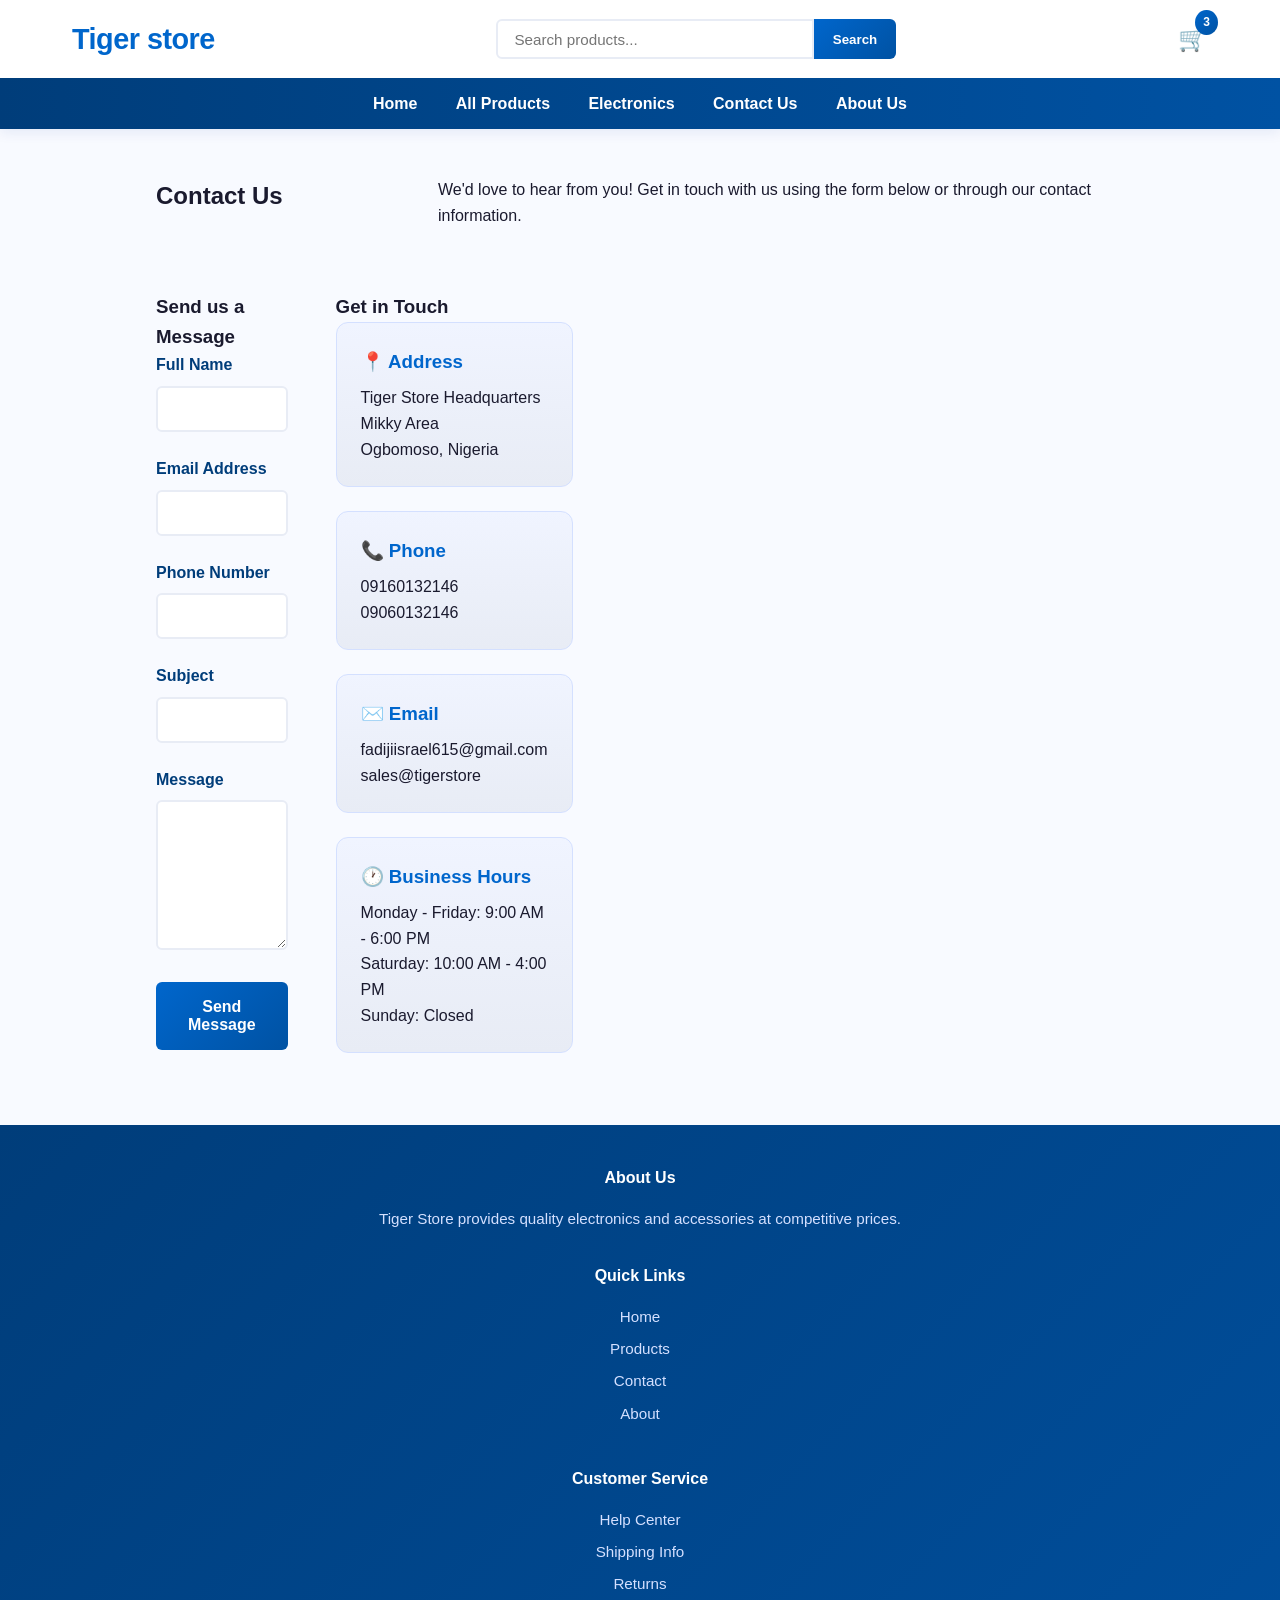
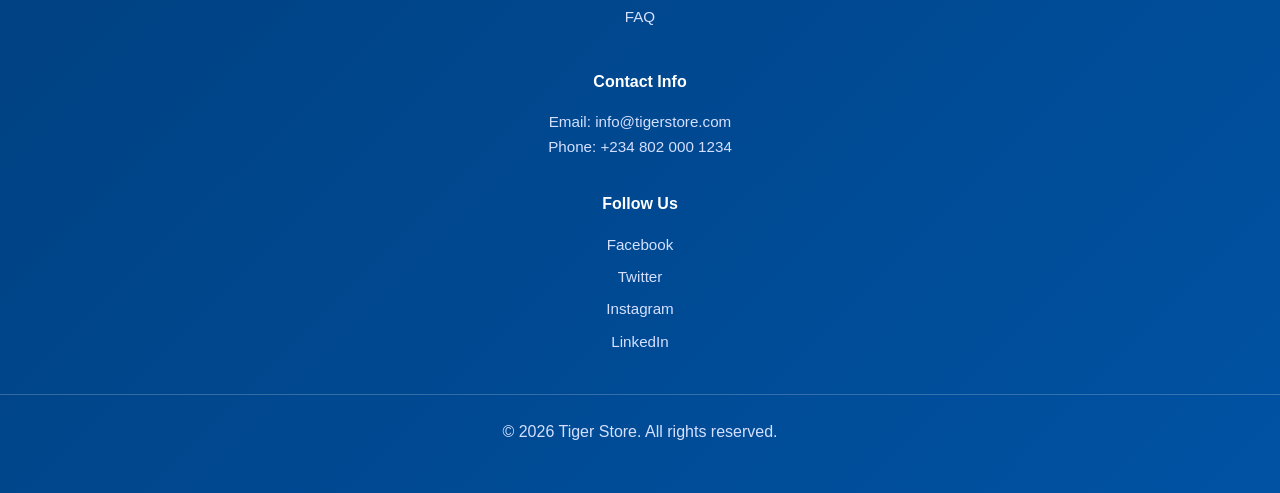
<file: contact.html>
<!DOCTYPE html>
<html lang="en">
<head>
    <meta charset="UTF-8">
    <meta name="viewport" content="width=device-width, initial-scale=1.0">
    <title>Contact Us - Tiger Store</title>
    <link rel="stylesheet" href="styles.css">
    <style>
        .contact-container {
            max-width: 1000px;
            margin: 3rem auto;
            padding: 0 1rem;
        }

        .contact-container h1 {
            color: #003d7a;
            font-size: 2rem;
            margin-bottom: 1rem;
        }

        .contact-content {
            display: flex;
            gap: 3rem;
            margin-top: 2rem;
        }

        .contact-form {
            flex: 1;
        }

        .contact-info {
            flex: 1;
        }

        .form-group {
            margin-bottom: 1.5rem;
        }

        .form-group label {
            display: block;
            margin-bottom: 0.5rem;
            font-weight: 600;
            color: #003d7a;
        }

        .form-group input,
        .form-group textarea {
            width: 100%;
            padding: 0.75rem;
            border: 2px solid #e8ecf5;
            border-radius: 6px;
            font-family: inherit;
            font-size: 1rem;
            transition: border-color 0.3s;
        }

        .form-group textarea {
            resize: vertical;
            min-height: 150px;
        }

        .form-group input:focus,
        .form-group textarea:focus {
            outline: none;
            border-color: #0066cc;
            box-shadow: 0 0 0 3px rgba(0, 102, 204, 0.1);
        }

        .submit-btn {
            background: linear-gradient(135deg, #0066cc 0%, #0052a3 100%);
            color: white;
            padding: 1rem 2rem;
            border: none;
            border-radius: 6px;
            font-size: 1rem;
            font-weight: 600;
            cursor: pointer;
            transition: all 0.3s;
        }

        .submit-btn:hover {
            transform: translateY(-2px);
            box-shadow: 0 6px 16px rgba(0, 102, 204, 0.3);
        }

        .info-card {
            background: linear-gradient(180deg, #f0f4ff 0%, #e8ecf5 100%);
            padding: 1.5rem;
            border-radius: 12px;
            border: 1px solid #d4e0ff;
            margin-bottom: 1.5rem;
        }

        .info-card h3 {
            color: #0066cc;
            margin-bottom: 0.5rem;
            font-weight: 700;
        }

        .info-card p {
            color: #1a1a2e;
            line-height: 1.6;
        }

        @media (max-width: 768px) {
            .contact-content {
                flex-direction: column;
            }
        }
    </style>
</head>
<body>
    <!-- Header / Navbar -->
    <header>
        <div class="navbar">
            <div class="logo">
                <h1><a href="index.html" class="logo-link">Tiger store</a></h1>
            </div>
            <div class="search-bar">
                <input type="text" placeholder="Search products...">
                <button>Search</button>
            </div>
            <div class="cart">
                <span class="cart-icon"><a href="cart.html" class="cart-link">🛒</a></span>
                <span class="cart-count">3</span>
            </div>
        </div>
        <nav class="nav-links">
            <a href="index.html">Home</a>
            <a href="products.html">All Products</a>
            <a href="electronics.html">Electronics</a>
            <a href="contact.html">Contact Us</a>
            <a href="about.html">About Us</a>
        </nav>
    </header>

    <!-- Main Content -->
    <main class="contact-container">
        <h2>Contact Us</h2>
        <p>We'd love to hear from you! Get in touch with us using the form below or through our contact information.</p>

        <div class="contact-content">
            <!-- Contact Form -->
            <div class="contact-form">
                <h3>Send us a Message</h3>
                <form>
                    <div class="form-group">
                        <label for="name">Full Name</label>
                        <input type="text" id="name" name="name" required>
                    </div>

                    <div class="form-group">
                        <label for="email">Email Address</label>
                        <input type="email" id="email" name="email" required>
                    </div>

                    <div class="form-group">
                        <label for="phone">Phone Number</label>
                        <input type="tel" id="phone" name="phone">
                    </div>

                    <div class="form-group">
                        <label for="subject">Subject</label>
                        <input type="text" id="subject" name="subject" required>
                    </div>

                    <div class="form-group">
                        <label for="message">Message</label>
                        <textarea id="message" name="message" required></textarea>
                    </div>

                    <button type="submit" class="submit-btn">Send Message</button>
                </form>
            </div>

            <!-- Contact Information -->
            <div class="contact-info">
                <h3>Get in Touch</h3>

                <div class="info-card">
                    <h3>📍 Address</h3>
                    <p>Tiger Store Headquarters<br>
                    Mikky Area<br>
                    Ogbomoso, Nigeria</p>
                </div>

                <div class="info-card">
                    <h3>📞 Phone</h3>
                    <p>09160132146<br>
                    09060132146</p>
                </div>

                <div class="info-card">
                    <h3>✉️ Email</h3>
                    <p>fadijiisrael615@gmail.com<br>
                    sales@tigerstore</p>
                </div>

                <div class="info-card">
                    <h3>🕐 Business Hours</h3>
                    <p>Monday - Friday: 9:00 AM - 6:00 PM<br>
                    Saturday: 10:00 AM - 4:00 PM<br>
                    Sunday: Closed</p>
                </div>
            </div>
        </div>
    </main>

    <!-- Footer -->
    <footer>
        <div class="footer-content">
            <div class="footer-section">
                <h4>About Us</h4>
                <p style="color: #d4e0ff; font-size: 0.95rem;">Tiger Store provides quality electronics and accessories at competitive prices.</p>
            </div>
            <div class="footer-section">
                <h4>Quick Links</h4>
                <a href="index.html">Home</a>
                <a href="products.html">Products</a>
                <a href="contact.html">Contact</a>
                <a href="about.html">About</a>
            </div>
            <div class="footer-section">
                <h4>Customer Service</h4>
                <a href="#">Help Center</a>
                <a href="#">Shipping Info</a>
                <a href="#">Returns</a>
                <a href="#">FAQ</a>
            </div>
            <div class="footer-section">
                <h4>Contact Info</h4>
                <p style="color: #d4e0ff; font-size: 0.95rem;">Email: info@tigerstore.com</p>
                <p style="color: #d4e0ff; font-size: 0.95rem;">Phone: +234 802 000 1234</p>
            </div>
            <div class="footer-section">
                <h4>Follow Us</h4>
                <a href="#">Facebook</a>
                <a href="#">Twitter</a>
                <a href="#">Instagram</a>
                <a href="#">LinkedIn</a>
            </div>
        </div>
        <div class="copyright">
            <p>&copy; 2026 Tiger Store. All rights reserved.</p>
        </div>
    </footer>
</body>
</html>
</file>
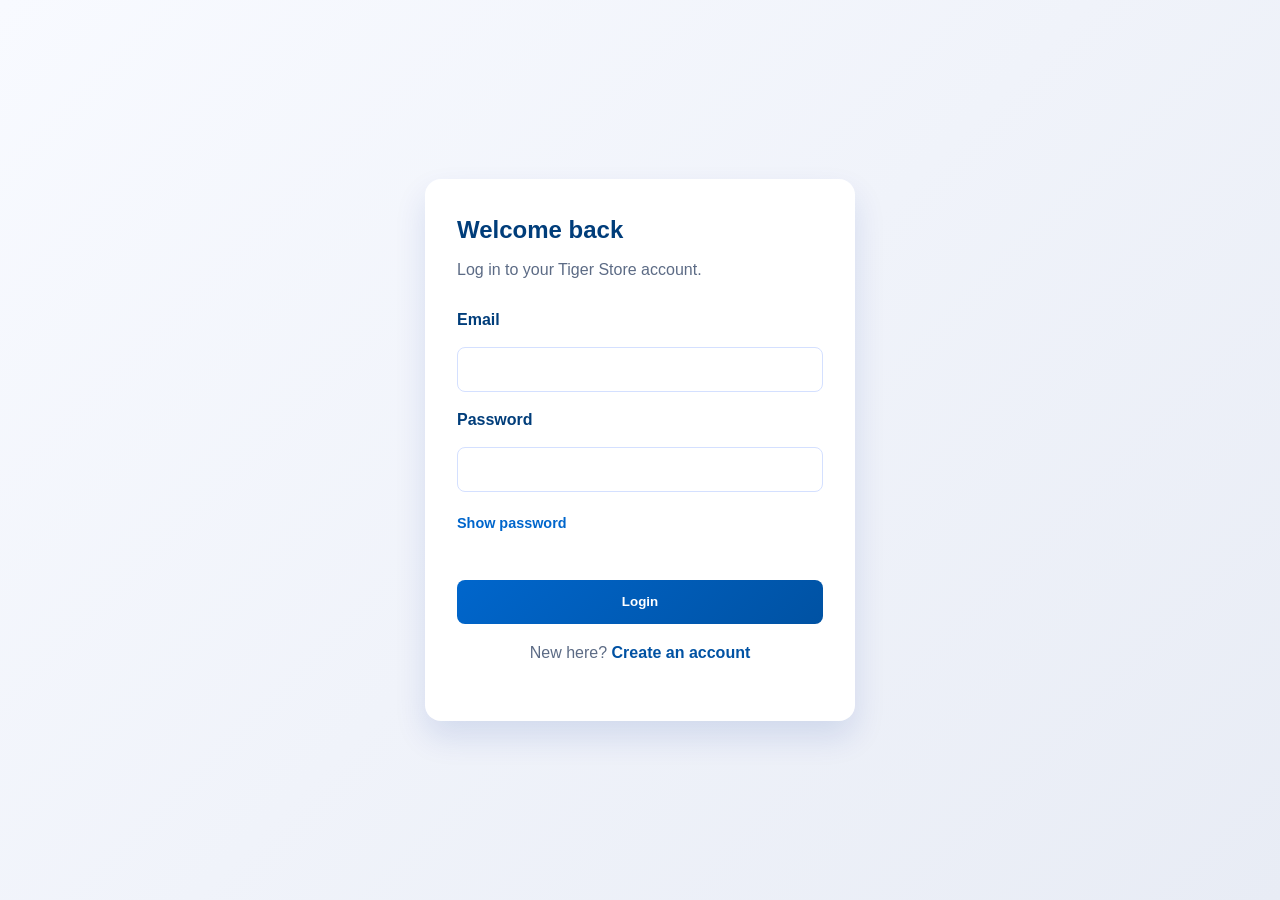
<file: dashboard.html>
<!DOCTYPE html>
<html lang="en">
<head>
    <meta charset="UTF-8">
    <meta name="viewport" content="width=device-width, initial-scale=1.0">
    <title>Dashboard - Tiger Store</title>
    <script>
        (function () {
            if (!localStorage.getItem('currentUser')) {
                window.location.replace('login.html');
            }
        })();
    </script>
</head>
<body>
    <script>
        window.location.replace('index.html');
    </script>
</body>
</html>
</file>
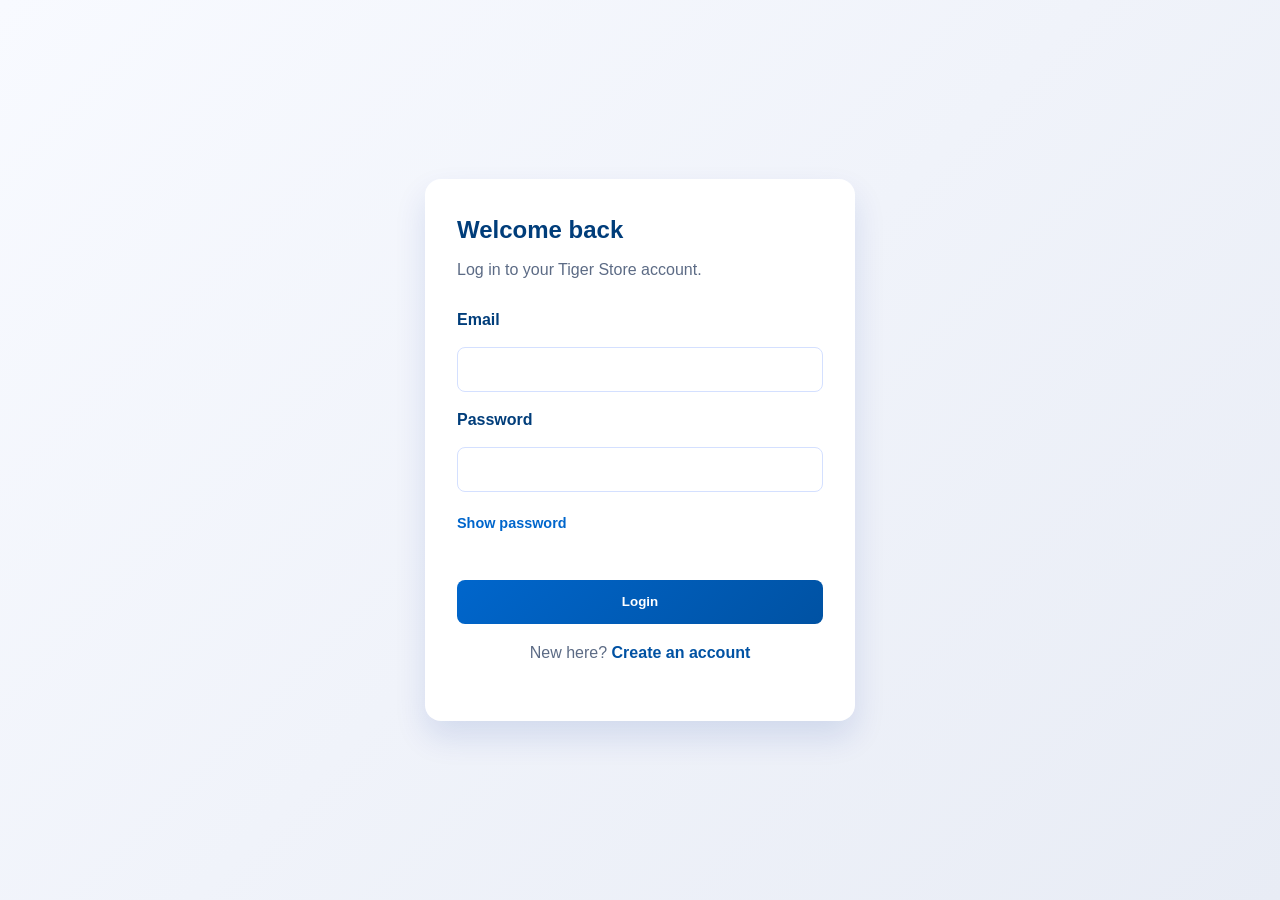
<file: login.html>
<!DOCTYPE html>
<html lang="en">
<head>
    <meta charset="UTF-8">
    <meta name="viewport" content="width=device-width, initial-scale=1.0">
    <title>Login - Tiger Store</title>
    <link rel="stylesheet" href="styles.css">
    <style>
        .auth-shell {
            min-height: 100vh;
            display: flex;
            align-items: center;
            justify-content: center;
            padding: 2rem 1rem;
            background: linear-gradient(135deg, #f8faff 0%, #e8ecf5 100%);
        }

        .auth-card {
            width: 100%;
            max-width: 430px;
            background: white;
            border-radius: 16px;
            padding: 2rem;
            box-shadow: 0 16px 32px rgba(0, 51, 153, 0.12);
        }

        .auth-card h2 {
            margin-bottom: 0.5rem;
            color: #003d7a;
        }

        .auth-card p {
            margin-bottom: 1.5rem;
            color: #5c6b85;
        }

        .auth-form {
            display: flex;
            flex-direction: column;
            gap: 0.9rem;
        }

        .auth-form label {
            font-weight: 600;
            color: #003d7a;
        }

        .auth-form input {
            width: 100%;
            padding: 0.8rem 1rem;
            border: 1px solid #d4e0ff;
            border-radius: 8px;
            font-size: 1rem;
        }

        .password-toggle {
            margin-top: 0.35rem;
            font-size: 0.9rem;
            color: #0066cc;
            cursor: pointer;
            font-weight: 600;
            user-select: none;
        }

        .auth-form input:focus {
            outline: none;
            border-color: #0066cc;
        }

        .auth-form button {
            padding: 0.9rem 1rem;
            border: none;
            border-radius: 8px;
            background: linear-gradient(135deg, #0066cc 0%, #0052a3 100%);
            color: white;
            font-weight: 700;
            cursor: pointer;
        }

        .error-text {
            color: #c0392b;
            font-size: 0.9rem;
            min-height: 1rem;
        }

        .auth-link {
            margin-top: 1rem;
            text-align: center;
            color: #0066cc;
        }

        .auth-link a {
            color: #0052a3;
            font-weight: 600;
            text-decoration: none;
        }
    </style>
</head>
<body>
    <div class="auth-shell">
        <div class="auth-card">
            <h2>Welcome back</h2>
            <p>Log in to your Tiger Store account.</p>
            <form class="auth-form" id="loginForm">
                <label for="email">Email</label>
                <input id="email" name="email" type="email" required>

                <label for="password">Password</label>
                <input id="password" name="password" type="password" required>
                <div class="password-toggle" data-password-toggle="password">Show password</div>
                <div class="error-text" data-error-for="form"></div>

                <button type="submit">Login</button>
            </form>
            <p class="auth-link">New here? <a href="signup.html">Create an account</a></p>
        </div>
    </div>

    <script src="auth.js"></script>
    <script>
        document.addEventListener('DOMContentLoaded', function () {
            const form = document.getElementById('loginForm');
            const emailField = document.getElementById('email');
            const passwordField = document.getElementById('password');
            const errorField = document.querySelector('[data-error-for="form"]');
            const toggleLink = document.querySelector('.password-toggle');

            if (toggleLink) {
                toggleLink.addEventListener('click', function () {
                    const isHidden = passwordField.type === 'password';
                    passwordField.type = isHidden ? 'text' : 'password';
                    toggleLink.textContent = isHidden ? 'Hide password' : 'Show password';
                });
            }

            form.addEventListener('submit', function (event) {
                event.preventDefault();
                errorField.textContent = '';

                const email = emailField.value.trim().toLowerCase();
                const password = passwordField.value;
                const users = window.tigerAuth.getUsers();
                const matchedUser = users.find(function (user) {
                    return user.email === email && user.password === password;
                });

                if (!matchedUser) {
                    errorField.textContent = 'Invalid email or password';
                    return;
                }

                window.tigerAuth.setCurrentUser(email);
                window.location.href = 'index.html';
            });
        });
    </script>
</body>
</html>
</file>
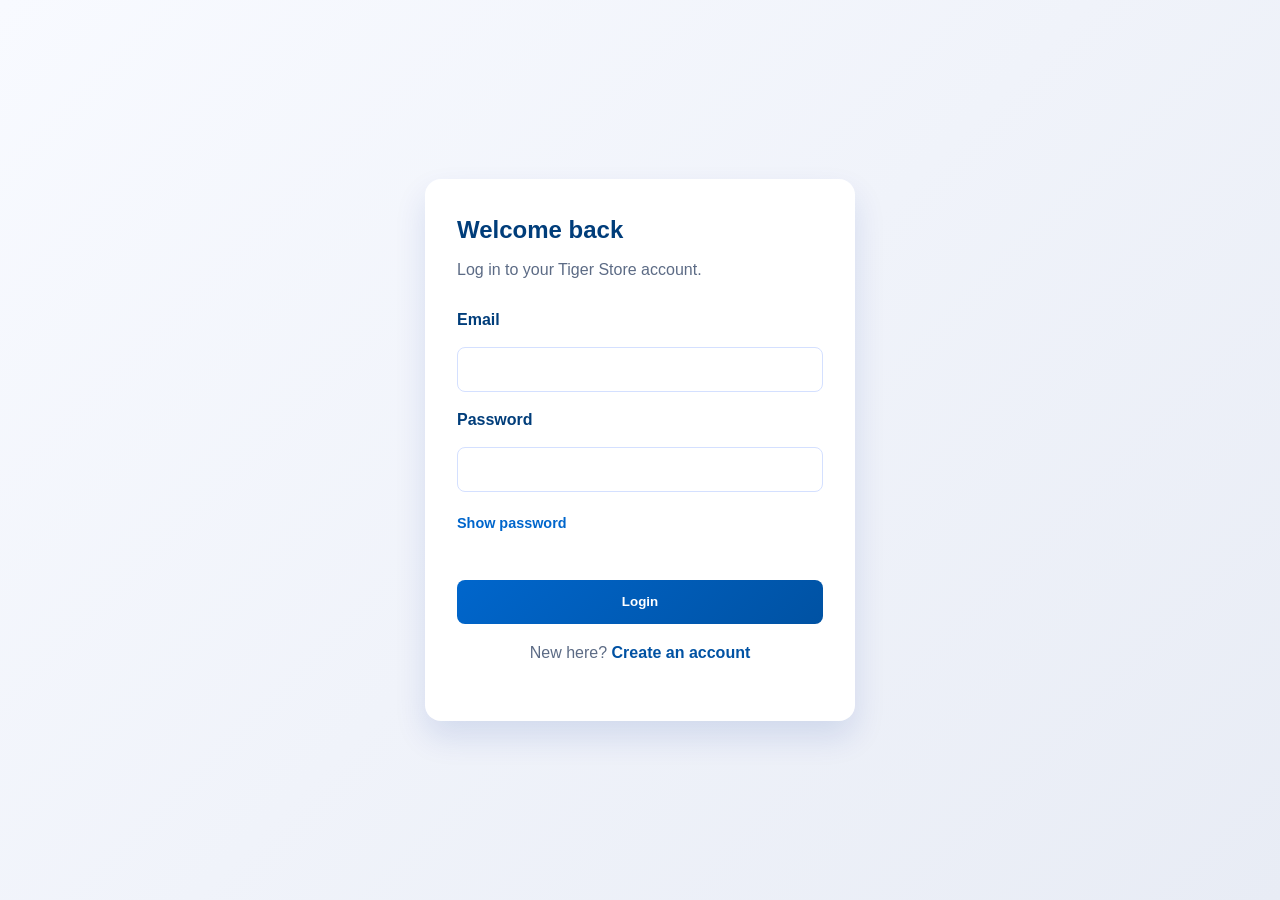
<file: orders.html>
<!DOCTYPE html>
<html lang="en">
<head>
    <meta charset="UTF-8">
    <meta name="viewport" content="width=device-width, initial-scale=1.0">
    <title>Order Tracking & History - Tiger Store</title>
    <meta name="description" content="Track your order status live, view purchase history, and download receipts at Tiger Store.">
    <link rel="stylesheet" href="styles.css">
    <link rel="preconnect" href="https://fonts.googleapis.com">
    <link rel="preconnect" href="https://fonts.gstatic.com" crossorigin>
    <link href="https://fonts.googleapis.com/css2?family=Inter:wght@300;400;500;600;700;800&display=swap" rel="stylesheet">
    <script>
        (function () {
            var currentUser = localStorage.getItem('currentUser');
            var isAuthPage = ['login.html', 'signup.html'].indexOf(window.location.pathname.split('/').pop()) !== -1;
            if (!isAuthPage && !currentUser) {
                window.location.replace('login.html');
            }
        })();
    </script>
    <style>
        :root {
            --co-primary: #0066cc;
            --co-accent: #00b4d8;
            --co-accent-light: #90e0ef;
            --co-violet: #7b2ff7;
            --co-violet-light: #c084fc;
            --co-success: #10b981;
            --co-warning: #f59e0b;
            --co-surface: rgba(255, 255, 255, 0.06);
            --co-border: rgba(255, 255, 255, 0.12);
            --co-bg-gradient: linear-gradient(135deg, #0f0c29 0%, #0a1628 40%, #0d2137 100%);
            --radius-md: 14px;
            --radius-lg: 20px;
        }

        body.orders-page {
            font-family: 'Inter', -apple-system, BlinkMacSystemFont, sans-serif;
            background: var(--co-bg-gradient);
            min-height: 100vh;
            color: #ffffff;
        }

        .orders-wrapper {
            max-width: 1100px;
            margin: 0 auto;
            padding: 2.5rem 1.5rem 5rem;
        }

        .page-header {
            text-align: center;
            margin-bottom: 2.5rem;
        }

        .page-header h1 {
            font-size: 2.2rem;
            font-weight: 800;
            background: linear-gradient(135deg, #ffffff 0%, var(--co-accent-light) 50%, var(--co-violet-light) 100%);
            -webkit-background-clip: text;
            -webkit-text-fill-color: transparent;
            background-clip: text;
            margin-bottom: 0.5rem;
        }

        .page-header p {
            color: rgba(255, 255, 255, 0.6);
            font-size: 0.95rem;
        }

        /* Search & Filter Bar */
        .filter-bar {
            display: flex;
            gap: 1rem;
            margin-bottom: 2rem;
            flex-wrap: wrap;
        }

        .search-box {
            flex: 1;
            min-width: 260px;
            position: relative;
        }

        .search-box input {
            width: 100%;
            padding: 0.85rem 1rem 0.85rem 2.8rem;
            background: rgba(255, 255, 255, 0.06);
            border: 1px solid var(--co-border);
            border-radius: var(--radius-md);
            color: #ffffff;
            font-size: 0.95rem;
            outline: none;
            transition: all 0.3s ease;
        }

        .search-box input:focus {
            border-color: var(--co-accent);
            box-shadow: 0 0 20px rgba(0, 180, 216, 0.15);
        }

        .search-icon {
            position: absolute;
            left: 1rem;
            top: 50%;
            transform: translateY(-50%);
            color: rgba(255, 255, 255, 0.4);
            font-size: 1.1rem;
        }

        .filter-tabs {
            display: flex;
            gap: 0.5rem;
            background: rgba(255, 255, 255, 0.04);
            padding: 0.3rem;
            border-radius: var(--radius-md);
            border: 1px solid var(--co-border);
        }

        .filter-tab {
            padding: 0.6rem 1.2rem;
            border-radius: 10px;
            border: none;
            background: transparent;
            color: rgba(255, 255, 255, 0.6);
            font-weight: 600;
            font-size: 0.85rem;
            cursor: pointer;
            transition: all 0.3s ease;
        }

        .filter-tab.active {
            background: linear-gradient(135deg, var(--co-accent), var(--co-violet));
            color: #ffffff;
        }

        /* Order Cards */
        .order-card {
            background: rgba(255, 255, 255, 0.05);
            backdrop-filter: blur(16px);
            -webkit-backdrop-filter: blur(16px);
            border: 1px solid var(--co-border);
            border-radius: var(--radius-lg);
            padding: 1.8rem;
            margin-bottom: 2rem;
            transition: all 0.3s ease;
            position: relative;
            overflow: hidden;
        }

        .order-card:hover {
            border-color: rgba(0, 180, 216, 0.3);
            box-shadow: 0 10px 30px rgba(0, 0, 0, 0.2);
        }

        .order-card-header {
            display: flex;
            justify-content: space-between;
            align-items: center;
            flex-wrap: wrap;
            gap: 1rem;
            padding-bottom: 1.2rem;
            border-bottom: 1px solid rgba(255, 255, 255, 0.08);
            margin-bottom: 1.5rem;
        }

        .order-id-badge {
            display: flex;
            align-items: center;
            gap: 0.6rem;
        }

        .order-id {
            font-size: 1.1rem;
            font-weight: 800;
            color: var(--co-accent-light);
            letter-spacing: 0.5px;
        }

        .order-date {
            color: rgba(255, 255, 255, 0.4);
            font-size: 0.82rem;
        }

        .status-pill {
            padding: 0.4rem 0.9rem;
            border-radius: 50px;
            font-size: 0.8rem;
            font-weight: 700;
            display: inline-flex;
            align-items: center;
            gap: 0.4rem;
        }

        .status-pill.Processing {
            background: rgba(245, 158, 11, 0.15);
            color: #fbbf24;
            border: 1px solid rgba(245, 158, 11, 0.3);
        }

        .status-pill.Shipped {
            background: rgba(0, 180, 216, 0.15);
            color: #38bdf8;
            border: 1px solid rgba(0, 180, 216, 0.3);
        }

        .status-pill.Out-for-Delivery {
            background: rgba(192, 132, 252, 0.15);
            color: #c084fc;
            border: 1px solid rgba(192, 132, 252, 0.3);
        }

        .status-pill.Completed, .status-pill.Delivered {
            background: rgba(16, 185, 129, 0.15);
            color: #34d399;
            border: 1px solid rgba(16, 185, 129, 0.3);
        }

        /* TRACKING TIMELINE */
        .timeline-container {
            margin: 2rem 0;
            padding: 1rem 0;
        }

        .timeline-title {
            font-size: 0.9rem;
            font-weight: 700;
            color: rgba(255, 255, 255, 0.7);
            margin-bottom: 1.5rem;
            text-transform: uppercase;
            letter-spacing: 1px;
        }

        .timeline-steps {
            display: grid;
            grid-template-columns: repeat(5, 1fr);
            position: relative;
            gap: 0.5rem;
        }

        .timeline-steps::before {
            content: '';
            position: absolute;
            top: 20px;
            left: 10%;
            right: 10%;
            height: 3px;
            background: rgba(255, 255, 255, 0.1);
            z-index: 1;
        }

        .timeline-progress-bar {
            position: absolute;
            top: 20px;
            left: 10%;
            height: 3px;
            background: linear-gradient(90deg, var(--co-accent), var(--co-violet), var(--co-success));
            z-index: 1;
            transition: width 0.6s cubic-bezier(0.4, 0, 0.2, 1);
        }

        .timeline-step {
            display: flex;
            flex-direction: column;
            align-items: center;
            text-align: center;
            position: relative;
            z-index: 2;
        }

        .timeline-node {
            width: 42px;
            height: 42px;
            border-radius: 50%;
            background: rgba(15, 23, 42, 0.9);
            border: 2px solid rgba(255, 255, 255, 0.2);
            display: flex;
            align-items: center;
            justify-content: center;
            font-size: 1rem;
            margin-bottom: 0.8rem;
            transition: all 0.4s ease;
        }

        .timeline-step.completed .timeline-node {
            background: var(--co-success);
            border-color: var(--co-success);
            box-shadow: 0 0 15px rgba(16, 185, 129, 0.4);
            color: #ffffff;
        }

        .timeline-step.active .timeline-node {
            background: linear-gradient(135deg, var(--co-accent), var(--co-violet));
            border-color: #ffffff;
            box-shadow: 0 0 20px rgba(0, 180, 216, 0.6);
            animation: nodePulse 2s ease-in-out infinite;
        }

        @keyframes nodePulse {
            0%, 100% { transform: scale(1); box-shadow: 0 0 20px rgba(0, 180, 216, 0.6); }
            50% { transform: scale(1.1); box-shadow: 0 0 30px rgba(0, 180, 216, 0.8); }
        }

        .timeline-label {
            font-size: 0.8rem;
            font-weight: 700;
            color: rgba(255, 255, 255, 0.4);
            margin-bottom: 0.2rem;
        }

        .timeline-step.completed .timeline-label,
        .timeline-step.active .timeline-label {
            color: #ffffff;
        }

        .timeline-time {
            font-size: 0.72rem;
            color: rgba(255, 255, 255, 0.4);
        }

        .timeline-desc {
            font-size: 0.72rem;
            color: rgba(255, 255, 255, 0.5);
            margin-top: 0.3rem;
            max-width: 120px;
        }

        /* Order Items Table / Grid */
        .order-items-grid {
            display: grid;
            grid-template-columns: repeat(auto-fill, minmax(220px, 1fr));
            gap: 1rem;
            margin: 1.5rem 0;
        }

        .order-item-mini {
            display: flex;
            align-items: center;
            gap: 0.8rem;
            background: rgba(255, 255, 255, 0.03);
            padding: 0.8rem;
            border-radius: 12px;
            border: 1px solid rgba(255, 255, 255, 0.06);
        }

        .order-item-mini img {
            width: 50px;
            height: 50px;
            border-radius: 8px;
            object-fit: cover;
        }

        .order-item-mini-info h4 {
            font-size: 0.85rem;
            font-weight: 600;
            margin-bottom: 0.2rem;
        }

        .order-item-mini-info p {
            font-size: 0.78rem;
            color: rgba(255, 255, 255, 0.5);
        }

        /* Card Footer Actions */
        .order-card-actions {
            display: flex;
            justify-content: space-between;
            align-items: center;
            flex-wrap: wrap;
            gap: 1rem;
            padding-top: 1.2rem;
            border-top: 1px solid rgba(255, 255, 255, 0.08);
        }

        .total-paid {
            font-size: 1.1rem;
            font-weight: 700;
        }

        .total-paid span {
            color: var(--co-accent-light);
            font-weight: 800;
        }

        .btn-group {
            display: flex;
            gap: 0.8rem;
            flex-wrap: wrap;
        }

        .btn-action {
            padding: 0.65rem 1.2rem;
            border-radius: 10px;
            border: none;
            font-family: 'Inter', sans-serif;
            font-size: 0.85rem;
            font-weight: 700;
            cursor: pointer;
            transition: all 0.3s ease;
            display: inline-flex;
            align-items: center;
            gap: 0.5rem;
        }

        .btn-receipt {
            background: rgba(255, 255, 255, 0.08);
            color: #ffffff;
            border: 1px solid rgba(255, 255, 255, 0.15);
        }

        .btn-receipt:hover {
            background: rgba(255, 255, 255, 0.15);
            transform: translateY(-2px);
        }

        .btn-received {
            background: linear-gradient(135deg, var(--co-success), #059669);
            color: #ffffff;
            box-shadow: 0 4px 15px rgba(16, 185, 129, 0.3);
        }

        .btn-received:hover {
            transform: translateY(-2px);
            box-shadow: 0 8px 25px rgba(16, 185, 129, 0.4);
        }

        .btn-demo-stage {
            background: rgba(123, 47, 247, 0.15);
            color: var(--co-violet-light);
            border: 1px dashed var(--co-violet-light);
        }

        .btn-demo-stage:hover {
            background: rgba(123, 47, 247, 0.3);
        }

        /* PRINTABLE INVOICE MODAL */
        .invoice-modal-overlay {
            display: none;
            position: fixed;
            inset: 0;
            background: rgba(0, 0, 0, 0.8);
            backdrop-filter: blur(10px);
            z-index: 99999;
            align-items: center;
            justify-content: center;
            padding: 1.5rem;
        }

        .invoice-modal-overlay.show {
            display: flex;
        }

        .invoice-paper {
            background: #ffffff;
            color: #1a1a2e;
            max-width: 680px;
            width: 100%;
            border-radius: 16px;
            padding: 2.5rem;
            max-height: 90vh;
            overflow-y: auto;
            position: relative;
            box-shadow: 0 25px 50px rgba(0, 0, 0, 0.5);
        }

        .invoice-header {
            display: flex;
            justify-content: space-between;
            align-items: flex-start;
            border-bottom: 2px solid #e8ecf5;
            padding-bottom: 1.5rem;
            margin-bottom: 1.5rem;
        }

        .invoice-brand h2 {
            color: #0066cc;
            font-size: 1.8rem;
            margin-bottom: 0.2rem;
        }

        .invoice-brand p {
            color: #64748b;
            font-size: 0.85rem;
        }

        .invoice-meta {
            text-align: right;
        }

        .invoice-meta h3 {
            font-size: 1.2rem;
            color: #003d7a;
        }

        .invoice-table {
            width: 100%;
            border-collapse: collapse;
            margin: 1.5rem 0;
        }

        .invoice-table th {
            background: #f8faff;
            color: #003d7a;
            text-align: left;
            padding: 0.75rem 1rem;
            font-size: 0.85rem;
            border-bottom: 2px solid #e8ecf5;
        }

        .invoice-table td {
            padding: 0.85rem 1rem;
            border-bottom: 1px solid #e8ecf5;
            font-size: 0.9rem;
        }

        .invoice-totals {
            width: 250px;
            margin-left: auto;
            margin-top: 1rem;
        }

        .invoice-line {
            display: flex;
            justify-content: space-between;
            padding: 0.4rem 0;
            font-size: 0.9rem;
        }

        .invoice-line.grand-total {
            border-top: 2px solid #0066cc;
            font-size: 1.15rem;
            font-weight: 800;
            color: #0066cc;
            margin-top: 0.5rem;
            padding-top: 0.6rem;
        }

        .invoice-print-actions {
            display: flex;
            justify-content: flex-end;
            gap: 1rem;
            margin-top: 2rem;
            padding-top: 1rem;
            border-top: 1px solid #e8ecf5;
        }

        .btn-print {
            background: #0066cc;
            color: #ffffff;
            padding: 0.75rem 1.8rem;
            border-radius: 8px;
            border: none;
            font-weight: 700;
            cursor: pointer;
        }

        .btn-close-invoice {
            background: #e8ecf5;
            color: #1a1a2e;
            padding: 0.75rem 1.5rem;
            border-radius: 8px;
            border: none;
            font-weight: 600;
            cursor: pointer;
        }

        @media print {
            body * {
                visibility: hidden;
            }
            .invoice-paper, .invoice-paper * {
                visibility: visible;
            }
            .invoice-paper {
                position: absolute;
                left: 0;
                top: 0;
                width: 100%;
                box-shadow: none;
            }
            .invoice-print-actions {
                display: none;
            }
        }

        @media (max-width: 768px) {
            .timeline-steps {
                grid-template-columns: 1fr;
                gap: 1.5rem;
                text-align: left;
            }

            .timeline-steps::before, .timeline-progress-bar {
                display: none;
            }

            .timeline-step {
                flex-direction: row;
                text-align: left;
                gap: 1rem;
            }

            .timeline-desc {
                max-width: none;
            }
        }
    </style>
</head>
<body class="orders-page">
    <!-- Header / Navbar -->
    <header>
        <div class="navbar">
            <div class="logo">
                <h1><a href="index.html" class="logo-link">Tiger store</a></h1>
            </div>
            <div class="search-bar">
                <input type="text" placeholder="Search products...">
                <button>Search</button>
            </div>
            <div class="header-actions">
                <a href="wishlist.html" class="header-link">Wishlist (<span class="wishlist-count">0</span>)</a>
                <a href="profile.html" class="header-link">Profile</a>
                <button id="logoutBtn" class="logout-btn">Logout</button>
                <div class="cart">
                    <span class="cart-icon"><a href="cart.html" class="cart-link">🛒</a></span>
                    <span class="cart-count">0</span>
                </div>
            </div>
        </div>
        <nav class="nav-links">
            <a href="index.html">Home</a>
            <a href="products.html">All Products</a>
            <a href="electronics.html">Electronics</a>
            <a href="orders.html" class="active">My Orders</a>
            <a href="wishlist.html">Wishlist</a>
            <a href="contact.html">Contact Us</a>
            <a href="about.html">About Us</a>
        </nav>
    </header>

    <div class="orders-wrapper">
        <div class="page-header">
            <h1>Order Tracking & History</h1>
            <p>Track your package status live from warehouse to your doorstep</p>
        </div>

        <!-- Filter & Search Bar -->
        <div class="filter-bar">
            <div class="search-box">
                <span class="search-icon">🔍</span>
                <input type="text" id="orderSearchInput" placeholder="Search by Order ID (e.g. TGR-89A1B2) or product...">
            </div>
            <div class="filter-tabs">
                <button class="filter-tab active" data-filter="all">All Orders</button>
                <button class="filter-tab" data-filter="active">Active</button>
                <button class="filter-tab" data-filter="completed">Completed</button>
            </div>
        </div>

        <!-- Order Cards List -->
        <div id="ordersContainer"></div>
    </div>

    <!-- Printable Invoice Modal -->
    <div class="invoice-modal-overlay" id="invoiceModal">
        <div class="invoice-paper" id="invoicePaper"></div>
    </div>

    <!-- Footer -->
    <footer>
        <div class="footer-content">
            <div class="footer-section">
                <h4>About Us</h4>
                <p style="color: #d4e0ff; font-size: 0.95rem;">Tiger Store provides quality electronics and accessories at competitive prices.</p>
            </div>
            <div class="footer-section">
                <h4>Quick Links</h4>
                <a href="index.html">Home</a>
                <a href="products.html">Products</a>
                <a href="orders.html">My Orders</a>
                <a href="contact.html">Contact</a>
            </div>
            <div class="footer-section">
                <h4>Customer Service</h4>
                <a href="#">Help Center</a>
                <a href="#">Shipping Info</a>
                <a href="#">Returns</a>
                <a href="#">FAQ</a>
            </div>
            <div class="footer-section">
                <h4>Contact Info</h4>
                <p style="color: #d4e0ff; font-size: 0.95rem;">Email: info@tigerstore.com</p>
                <p style="color: #d4e0ff; font-size: 0.95rem;">Phone: +234 802 000 1234</p>
            </div>
            <div class="footer-section">
                <h4>Follow Us</h4>
                <a href="#">Facebook</a>
                <a href="#">Twitter</a>
                <a href="#">Instagram</a>
            </div>
        </div>
        <div class="copyright">
            <p>&copy; 2026 Tiger Store. All rights reserved.</p>
        </div>
    </footer>

    <script src="auth.js"></script>
    <script>
        function formatCurrency(amount) {
            return '₦' + Number(amount).toLocaleString();
        }

        function renderOrders(filterCategory, searchQuery) {
            var ordersContainer = document.getElementById('ordersContainer');
            var orders = window.tigerAuth.getOrders();

            if (!orders || !orders.length) {
                ordersContainer.innerHTML =
                    '<div class="order-card" style="text-align: center; padding: 4rem 2rem;">' +
                    '<div style="font-size: 3.5rem; margin-bottom: 1rem;">📦</div>' +
                    '<h2 style="font-size: 1.5rem; margin-bottom: 0.5rem;">No Orders Yet</h2>' +
                    '<p style="color: rgba(255, 255, 255, 0.5); margin-bottom: 2rem;">Place your first order using our Paystack secure checkout!</p>' +
                    '<a href="products.html" style="display: inline-block; padding: 0.85rem 2rem; background: linear-gradient(135deg, #00b4d8, #7b2ff7); color: white; border-radius: 12px; text-decoration: none; font-weight: 700;">Start Shopping</a>' +
                    '</div>';
                return;
            }

            filterCategory = filterCategory || 'all';
            searchQuery = (searchQuery || '').toLowerCase().trim();

            var filtered = orders.filter(function (order) {
                var matchesFilter = true;
                if (filterCategory === 'active') {
                    matchesFilter = order.status !== 'Completed';
                } else if (filterCategory === 'completed') {
                    matchesFilter = order.status === 'Completed';
                }

                var matchesSearch = true;
                if (searchQuery) {
                    var inId = order.id.toLowerCase().indexOf(searchQuery) !== -1;
                    var inItems = (order.items || []).some(function (item) {
                        return item.name.toLowerCase().indexOf(searchQuery) !== -1;
                    });
                    matchesSearch = inId || inItems;
                }

                return matchesFilter && matchesSearch;
            });

            if (!filtered.length) {
                ordersContainer.innerHTML = '<div class="order-card" style="text-align: center; padding: 3rem;"><p style="color: rgba(255, 255, 255, 0.5);">No orders matching your search or filter.</p></div>';
                return;
            }

            ordersContainer.innerHTML = filtered.map(function (order) {
                var stageIndex = order.currentStageIndex || 0;
                var progressPercent = (stageIndex / 4) * 80;

                var icons = ['💳', '📦', '🚚', '🛵', '🎉'];

                var timelineHtml = order.stages.map(function (stage, idx) {
                    var statusClass = '';
                    if (idx < stageIndex) statusClass = 'completed';
                    else if (idx === stageIndex) statusClass = 'active';

                    return '<div class="timeline-step ' + statusClass + '">' +
                        '<div class="timeline-node">' + (idx < stageIndex ? '✓' : icons[idx]) + '</div>' +
                        '<div class="timeline-label">' + stage.label + '</div>' +
                        '<div class="timeline-time">' + stage.time + '</div>' +
                        '<div class="timeline-desc">' + stage.desc + '</div>' +
                        '</div>';
                }).join('');

                var itemsHtml = (order.items || []).map(function (item) {
                    return '<div class="order-item-mini">' +
                        (item.image ? '<img src="' + item.image + '" alt="' + item.name + '">' : '') +
                        '<div class="order-item-mini-info">' +
                        '<h4>' + item.name + '</h4>' +
                        '<p>Qty: ' + item.quantity + ' × ' + formatCurrency(item.price) + '</p>' +
                        '</div>' +
                        '</div>';
                }).join('');

                var isCompleted = order.status === 'Completed';

                return '<div class="order-card" data-order-id="' + order.id + '">' +
                    '<div class="order-card-header">' +
                    '<div class="order-id-badge">' +
                    '<div>' +
                    '<div class="order-id">' + order.id + '</div>' +
                    '<div class="order-date">Placed on ' + order.displayDate + ' · Paystack Ref: ' + (order.paymentRef || 'N/A') + '</div>' +
                    '</div>' +
                    '</div>' +
                    '<div class="status-pill ' + order.status.replace(/\s+/g, '-') + '">' +
                    '<span>●</span> ' + (isCompleted ? 'Delivered & Received' : order.status) +
                    '</div>' +
                    '</div>' +
                    '<div class="timeline-container">' +
                    '<div class="timeline-title">Live Delivery Status Timeline</div>' +
                    '<div class="timeline-steps">' +
                    '<div class="timeline-progress-bar" style="width: ' + progressPercent + '%;"></div>' +
                    timelineHtml +
                    '</div>' +
                    '</div>' +
                    '<div class="order-items-grid">' + itemsHtml + '</div>' +
                    '<div class="order-card-actions">' +
                    '<div class="total-paid">Total Paid: <span>' + formatCurrency(order.pricing.total || 0) + '</span></div>' +
                    '<div class="btn-group">' +
                    '<button class="btn-action btn-receipt" onclick="openInvoice(\'' + order.id + '\')">📄 Print Invoice</button>' +
                    (!isCompleted ? '<button class="btn-action btn-demo-stage" onclick="advanceStage(\'' + order.id + '\')">⚡ Simulate Next Stage</button>' : '') +
                    (!isCompleted ? '<button class="btn-action btn-received" onclick="markCompleted(\'' + order.id + '\')">✓ Mark as Received & Complete</button>' : '<span style="color: #34d399; font-weight: 700; font-size: 0.9rem;">✓ Order Completed</span>') +
                    '</div>' +
                    '</div>' +
                    '</div>';
            }).join('');
        }

        function advanceStage(orderId) {
            var orders = window.tigerAuth.getOrders();
            var order = orders.find(function (o) { return o.id === orderId; });
            if (order) {
                var nextIndex = (order.currentStageIndex || 0) + 1;
                window.tigerAuth.updateOrderStatus(orderId, nextIndex);
                renderOrders(document.querySelector('.filter-tab.active').getAttribute('data-filter'), document.getElementById('orderSearchInput').value);
            }
        }

        function markCompleted(orderId) {
            window.tigerAuth.updateOrderStatus(orderId, 4); // 4 = Completed
            renderOrders(document.querySelector('.filter-tab.active').getAttribute('data-filter'), document.getElementById('orderSearchInput').value);
        }

        function openInvoice(orderId) {
            var orders = window.tigerAuth.getOrders();
            var order = orders.find(function (o) { return o.id === orderId; });
            if (!order) return;

            var shipping = order.shipping || {};
            var pricing = order.pricing || {};

            var itemsRows = (order.items || []).map(function (item) {
                return '<tr>' +
                    '<td>' + item.name + '</td>' +
                    '<td>' + item.quantity + '</td>' +
                    '<td>' + formatCurrency(item.price) + '</td>' +
                    '<td>' + formatCurrency(item.price * item.quantity) + '</td>' +
                    '</tr>';
            }).join('');

            var paper = document.getElementById('invoicePaper');
            paper.innerHTML =
                '<div class="invoice-header">' +
                '<div class="invoice-brand">' +
                '<h2>Tiger Store</h2>' +
                '<p>Official Purchase Receipt</p>' +
                '</div>' +
                '<div class="invoice-meta">' +
                '<h3>INVOICE</h3>' +
                '<p><strong>Invoice #:</strong> ' + order.id + '</p>' +
                '<p><strong>Date:</strong> ' + order.displayDate + '</p>' +
                '<p><strong>Payment Ref:</strong> ' + (order.paymentRef || 'N/A') + '</p>' +
                '</div>' +
                '</div>' +
                '<div style="display: flex; justify-content: space-between; margin-bottom: 1.5rem; font-size: 0.9rem;">' +
                '<div>' +
                '<strong style="color: #003d7a;">Billed To:</strong><br>' +
                (shipping.fullName || 'Customer') + '<br>' +
                (shipping.email || '') + '<br>' +
                (shipping.phone || '') +
                '</div>' +
                '<div style="text-align: right;">' +
                '<strong style="color: #003d7a;">Shipping Address:</strong><br>' +
                (shipping.address || '') + '<br>' +
                (shipping.city || '') + ', ' + (shipping.state || '') + '<br>' +
                (shipping.country || 'Nigeria') +
                '</div>' +
                '</div>' +
                '<table class="invoice-table">' +
                '<thead><tr><th>Item Description</th><th>Qty</th><th>Unit Price</th><th>Subtotal</th></tr></thead>' +
                '<tbody>' + itemsRows + '</tbody>' +
                '</table>' +
                '<div class="invoice-totals">' +
                '<div class="invoice-line"><span>Subtotal:</span><span>' + formatCurrency(pricing.subtotal || 0) + '</span></div>' +
                '<div class="invoice-line"><span>Shipping Fee:</span><span>' + formatCurrency(pricing.shipping || 1000) + '</span></div>' +
                '<div class="invoice-line"><span>Tax (10%):</span><span>' + formatCurrency(pricing.tax || 0) + '</span></div>' +
                '<div class="invoice-line grand-total"><span>Grand Total:</span><span>' + formatCurrency(pricing.total || 0) + '</span></div>' +
                '</div>' +
                '<div class="invoice-print-actions">' +
                '<button class="btn-close-invoice" onclick="closeInvoice()">Close</button>' +
                '<button class="btn-print" onclick="window.print()">Print / Download PDF</button>' +
                '</div>';

            document.getElementById('invoiceModal').classList.add('show');
        }

        function closeInvoice() {
            document.getElementById('invoiceModal').classList.remove('show');
        }

        document.addEventListener('DOMContentLoaded', function () {
            // Logout handler
            var logoutButton = document.getElementById('logoutBtn');
            if (logoutButton) {
                logoutButton.addEventListener('click', function () {
                    window.tigerAuth.logout();
                    window.location.href = 'login.html';
                });
            }

            window.tigerAuth.updateCartBadge();
            window.tigerAuth.updateWishlistBadge();

            renderOrders('all', '');

            // Filter tabs
            var tabs = document.querySelectorAll('.filter-tab');
            tabs.forEach(function (tab) {
                tab.addEventListener('click', function () {
                    tabs.forEach(function (t) { t.classList.remove('active'); });
                    tab.classList.add('active');
                    var filter = tab.getAttribute('data-filter');
                    var search = document.getElementById('orderSearchInput').value;
                    renderOrders(filter, search);
                });
            });

            // Search input
            var searchInput = document.getElementById('orderSearchInput');
            searchInput.addEventListener('input', function () {
                var activeTab = document.querySelector('.filter-tab.active');
                var filter = activeTab ? activeTab.getAttribute('data-filter') : 'all';
                renderOrders(filter, searchInput.value);
            });
        });
    </script>
</body>
</html>
</file>
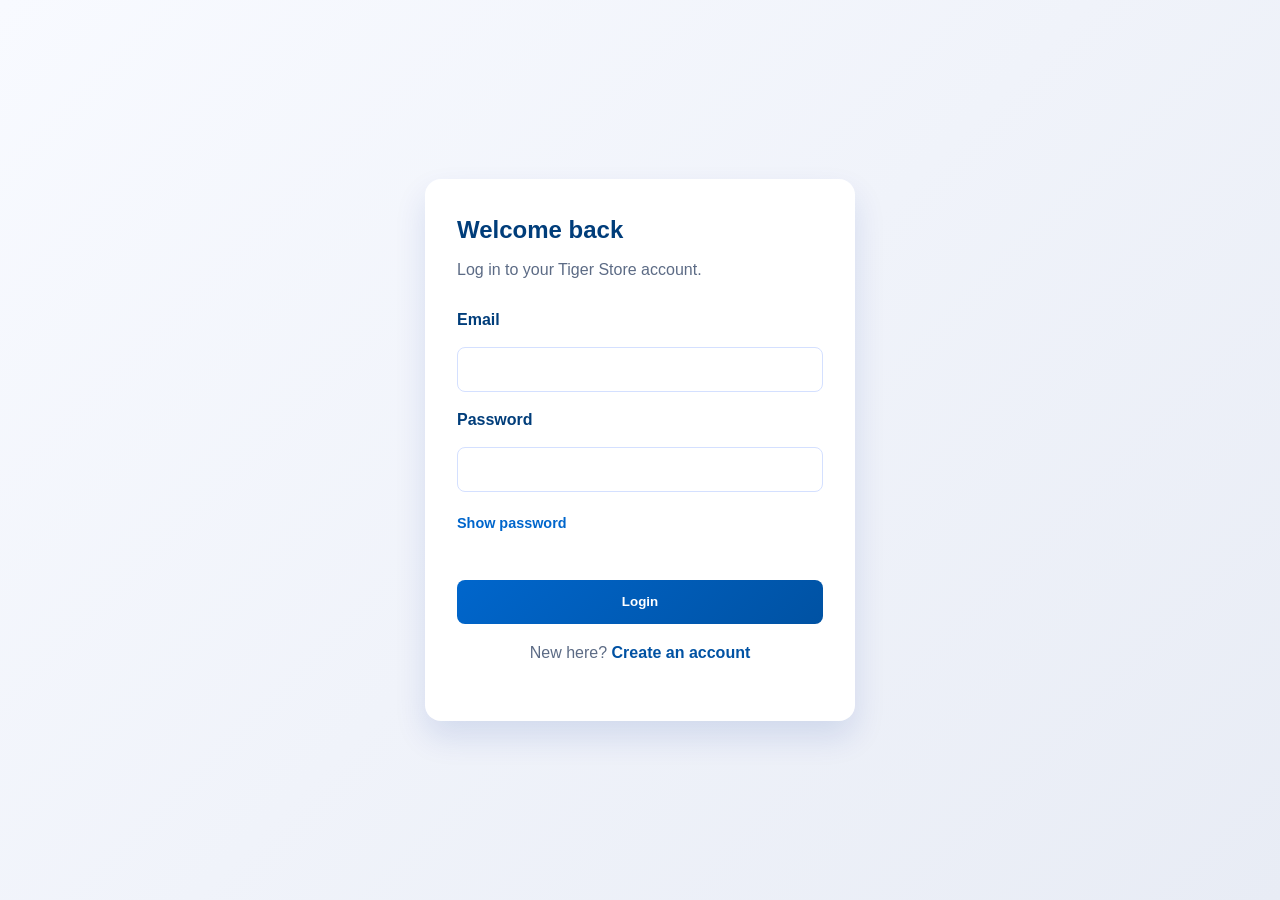
<file: profile.html>
<!DOCTYPE html>
<html lang="en">
<head>
    <meta charset="UTF-8">
    <meta name="viewport" content="width=device-width, initial-scale=1.0">
    <title>Profile - Tiger Store</title>
    <link rel="stylesheet" href="styles.css">
    <style>
        .profile-shell {
            max-width: 700px;
            margin: 2rem auto;
            padding: 0 1rem;
        }

        .profile-card {
            background: white;
            border-radius: 16px;
            padding: 2rem;
            box-shadow: 0 12px 24px rgba(0, 51, 153, 0.08);
        }

        .profile-card h2 {
            color: #003d7a;
            margin-bottom: 1rem;
        }

        .profile-form {
            display: flex;
            flex-direction: column;
            gap: 0.9rem;
        }

        .profile-form label {
            font-weight: 600;
            color: #003d7a;
        }

        .profile-form input {
            width: 100%;
            padding: 0.8rem 1rem;
            border: 1px solid #d4e0ff;
            border-radius: 8px;
        }

        .profile-form button {
            padding: 0.9rem 1rem;
            border: none;
            border-radius: 8px;
            background: linear-gradient(135deg, #0066cc 0%, #0052a3 100%);
            color: white;
            cursor: pointer;
            font-weight: 700;
        }

        .success-text {
            color: #1b7f3b;
            min-height: 1.2rem;
            margin-top: 0.5rem;
        }
    </style>
</head>
<body>
    <header>
        <div class="navbar">
            <div class="logo">
                <h1><a href="index.html" class="logo-link">Tiger store</a></h1>
            </div>
            <div class="search-bar">
                <input type="text" placeholder="Search products...">
                <button>Search</button>
            </div>
            <div class="header-actions">
                <a href="wishlist.html" class="header-link">Wishlist (<span class="wishlist-count">0</span>)</a>
                <a href="profile.html" class="header-link">Profile</a>
                <div class="cart">
                    <span class="cart-icon"><a href="cart.html" class="cart-link">🛒</a></span>
                    <span class="cart-count">0</span>
                </div>
            </div>
        </div>
        <nav class="nav-links">
            <a href="index.html">Home</a>
            <a href="products.html">All Products</a>
            <a href="electronics.html">Electronics</a>
            <a href="orders.html">My Orders</a>
            <a href="wishlist.html">Wishlist</a>
            <a href="contact.html">Contact Us</a>
            <a href="about.html">About Us</a>
            <a href="profile.html">Profile</a>
        </nav>
    </header>

    <main class="profile-shell">
        <div class="profile-card">
            <h2>Your Profile</h2>
            <p>Update your personal details below.</p>
            <form class="profile-form" id="profileForm">
                <label for="name">Full Name</label>
                <input id="name" name="name" required>

                <label for="email">Email</label>
                <input id="email" name="email" type="email" required>

                <label for="password">New Password</label>
                <input id="password" name="password" type="password" placeholder="Leave blank to keep current password">

                <button type="submit">Save Changes</button>
                <div class="success-text" id="profileMessage"></div>
            </form>
        </div>
    </main>

    <script src="auth.js"></script>
    <script>
        document.addEventListener('DOMContentLoaded', function () {
            if (window.tigerAuth) {
                window.tigerAuth.updateCartBadge();
                window.tigerAuth.updateWishlistBadge();
            }
            const profile = window.tigerAuth.getCurrentUser();
            if (!profile) {
                window.location.href = 'login.html';
                return;
            }

            document.getElementById('name').value = profile.fullName || '';
            document.getElementById('email').value = profile.email || '';

            document.getElementById('profileForm').addEventListener('submit', function (event) {
                event.preventDefault();
                const name = document.getElementById('name').value.trim();
                const email = document.getElementById('email').value.trim().toLowerCase();
                const password = document.getElementById('password').value;
                const message = document.getElementById('profileMessage');

                if (!name) {
                    message.textContent = 'Please enter your full name.';
                    return;
                }

                const users = window.tigerAuth.getUsers();
                const currentUser = window.tigerAuth.getCurrentUser();
                const index = users.findIndex(function (user) {
                    return user.email === currentUser.email;
                });

                if (index === -1) {
                    return;
                }

                const existingEmail = users.some(function (user, userIndex) {
                    return userIndex !== index && user.email === email;
                });

                if (existingEmail) {
                    message.textContent = 'An account with this email already exists.';
                    return;
                }

                users[index].fullName = name;
                users[index].email = email;
                if (password) {
                    users[index].password = password;
                }
                window.tigerAuth.saveUsers(users);
                window.tigerAuth.setCurrentUser(email);
                message.textContent = 'Profile updated successfully.';
            });
        });
    </script>
</body>
</html>
</file>
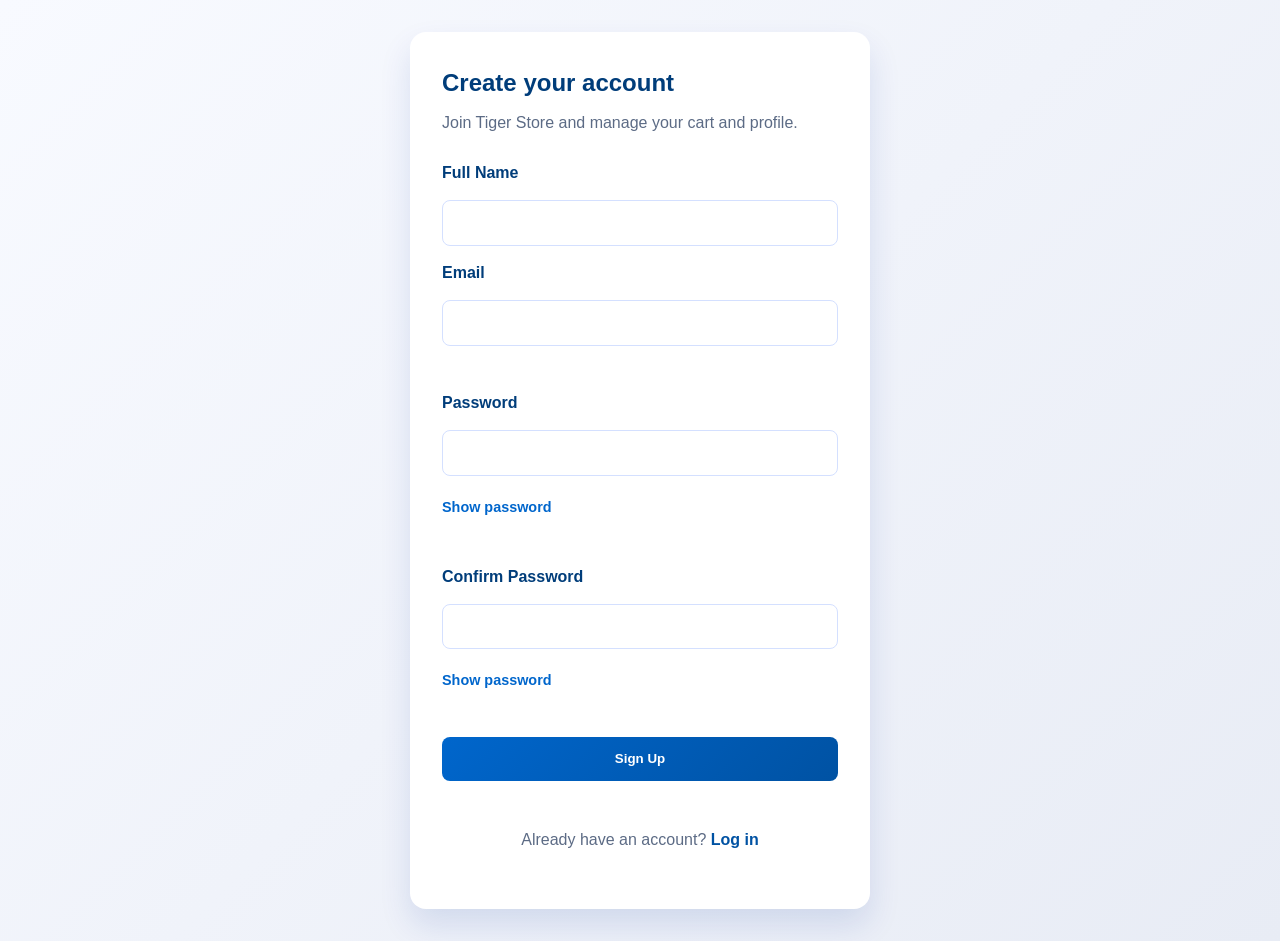
<file: signup.html>
<!DOCTYPE html>
<html lang="en">
<head>
    <meta charset="UTF-8">
    <meta name="viewport" content="width=device-width, initial-scale=1.0">
    <title>Sign Up - Tiger Store</title>
    <link rel="stylesheet" href="styles.css">
    <style>
        .auth-shell {
            min-height: 100vh;
            display: flex;
            align-items: center;
            justify-content: center;
            padding: 2rem 1rem;
            background: linear-gradient(135deg, #f8faff 0%, #e8ecf5 100%);
        }

        .auth-card {
            width: 100%;
            max-width: 460px;
            background: white;
            border-radius: 16px;
            padding: 2rem;
            box-shadow: 0 16px 32px rgba(0, 51, 153, 0.12);
        }

        .auth-card h2 {
            margin-bottom: 0.5rem;
            color: #003d7a;
        }

        .auth-card p {
            margin-bottom: 1.5rem;
            color: #5c6b85;
        }

        .auth-form {
            display: flex;
            flex-direction: column;
            gap: 0.9rem;
        }

        .auth-form label {
            font-weight: 600;
            color: #003d7a;
        }

        .auth-form input {
            width: 100%;
            padding: 0.8rem 1rem;
            border: 1px solid #d4e0ff;
            border-radius: 8px;
            font-size: 1rem;
        }

        .password-toggle {
            margin-top: 0.35rem;
            font-size: 0.9rem;
            color: #0066cc;
            cursor: pointer;
            font-weight: 600;
            user-select: none;
        }

        .auth-form input:focus {
            outline: none;
            border-color: #0066cc;
        }

        .auth-form button {
            padding: 0.9rem 1rem;
            border: none;
            border-radius: 8px;
            background: linear-gradient(135deg, #0066cc 0%, #0052a3 100%);
            color: white;
            font-weight: 700;
            cursor: pointer;
        }

        .error-text {
            color: #c0392b;
            font-size: 0.9rem;
            min-height: 1rem;
        }

        .auth-link {
            margin-top: 1rem;
            text-align: center;
            color: #0066cc;
        }

        .auth-link a {
            color: #0052a3;
            font-weight: 600;
            text-decoration: none;
        }
    </style>
</head>
<body>
    <div class="auth-shell">
        <div class="auth-card">
            <h2>Create your account</h2>
            <p>Join Tiger Store and manage your cart and profile.</p>
            <form class="auth-form" id="signupForm">
                <label for="fullName">Full Name</label>
                <input id="fullName" name="fullName" required>

                <label for="email">Email</label>
                <input id="email" name="email" type="email" required>
                <div class="error-text" data-error-for="email"></div>

                <label for="password">Password</label>
                <input id="password" name="password" type="password" required>
                <div class="password-toggle" data-password-toggle="password">Show password</div>
                <div class="error-text" data-error-for="password"></div>

                <label for="confirmPassword">Confirm Password</label>
                <input id="confirmPassword" name="confirmPassword" type="password" required>
                <div class="password-toggle" data-password-toggle="confirmPassword">Show password</div>
                <div class="error-text" data-error-for="confirmPassword"></div>

                <button type="submit">Sign Up</button>
                <div class="error-text" data-error-for="form"></div>
            </form>
            <p class="auth-link">Already have an account? <a href="login.html">Log in</a></p>
        </div>
    </div>

    <script src="auth.js"></script>
    <script>
        document.addEventListener('DOMContentLoaded', function () {
            const form = document.getElementById('signupForm');
            const emailField = document.getElementById('email');
            const passwordField = document.getElementById('password');
            const confirmPasswordField = document.getElementById('confirmPassword');
            const fullNameField = document.getElementById('fullName');
            const errors = document.querySelectorAll('.error-text');
            const toggleLinks = document.querySelectorAll('.password-toggle');

            function setError(fieldName, message) {
                const currentError = document.querySelector('[data-error-for="' + fieldName + '"]');
                if (currentError) {
                    currentError.textContent = message;
                }
            }

            function clearErrors() {
                errors.forEach(function (element) {
                    element.textContent = '';
                });
            }

            toggleLinks.forEach(function (toggle) {
                toggle.addEventListener('click', function () {
                    const fieldName = toggle.getAttribute('data-password-toggle');
                    const passwordField = document.getElementById(fieldName);
                    if (!passwordField) {
                        return;
                    }

                    const isHidden = passwordField.type === 'password';
                    passwordField.type = isHidden ? 'text' : 'password';
                    toggle.textContent = isHidden ? 'Hide password' : 'Show password';
                });
            });

            form.addEventListener('submit', function (event) {
                event.preventDefault();
                clearErrors();

                const fullName = fullNameField.value.trim();
                const email = emailField.value.trim().toLowerCase();
                const password = passwordField.value;
                const confirmPassword = confirmPasswordField.value;

                if (!fullName) {
                    setError('form', 'Please enter your full name.');
                    return;
                }

                const emailPattern = /^[^\s@]+@[^\s@]+\.[^\s@]+$/;
                if (!emailPattern.test(email)) {
                    setError('email', 'Please enter a valid email address.');
                    return;
                }

                if (password.length < 6) {
                    setError('password', 'Password must be at least 6 characters long.');
                    return;
                }

                if (password !== confirmPassword) {
                    setError('confirmPassword', 'Passwords do not match.');
                    return;
                }

                const users = window.tigerAuth.getUsers();
                const exists = users.some(function (user) {
                    return user.email === email;
                });

                if (exists) {
                    setError('form', 'This email is already registered.');
                    return;
                }

                users.push({
                    fullName: fullName,
                    email: email,
                    password: password,
                    profile: {},
                    cart: []
                });

                window.tigerAuth.saveUsers(users);
                window.location.href = 'login.html';
            });
        });
    </script>
</body>
</html>
</file>
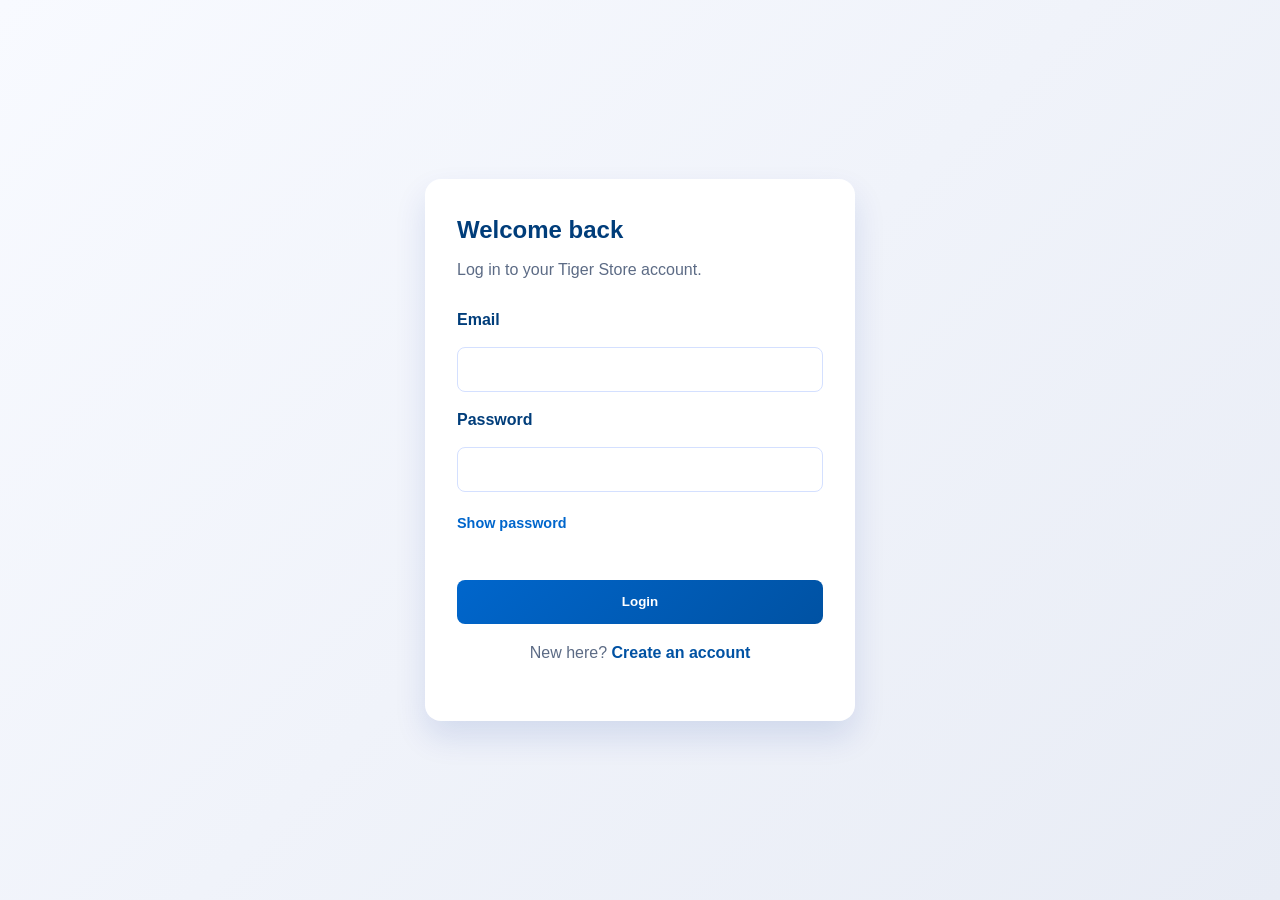
<file: wishlist.html>
<!DOCTYPE html>
<html lang="en">
<head>
    <meta charset="UTF-8">
    <meta name="viewport" content="width=device-width, initial-scale=1.0">
    <title>Wishlist & Saved Items - Tiger Store</title>
    <meta name="description" content="View your saved items and favorite electronics at Tiger Store.">
    <link rel="stylesheet" href="styles.css">
    <link rel="preconnect" href="https://fonts.googleapis.com">
    <link rel="preconnect" href="https://fonts.gstatic.com" crossorigin>
    <link href="https://fonts.googleapis.com/css2?family=Inter:wght@300;400;500;600;700;800&display=swap" rel="stylesheet">
    <script>
        (function () {
            var currentUser = localStorage.getItem('currentUser');
            var isAuthPage = ['login.html', 'signup.html'].indexOf(window.location.pathname.split('/').pop()) !== -1;
            if (!isAuthPage && !currentUser) {
                window.location.replace('login.html');
            }
        })();
    </script>
    <style>
        :root {
            --co-accent: #00b4d8;
            --co-violet: #7b2ff7;
            --co-bg-gradient: linear-gradient(135deg, #0f0c29 0%, #0a1628 40%, #0d2137 100%);
        }

        body.wishlist-page {
            font-family: 'Inter', -apple-system, BlinkMacSystemFont, sans-serif;
            background: var(--co-bg-gradient);
            min-height: 100vh;
            color: #ffffff;
        }

        .wishlist-wrapper {
            max-width: 1200px;
            margin: 0 auto;
            padding: 2.5rem 1.5rem 5rem;
        }

        .page-header {
            text-align: center;
            margin-bottom: 2.5rem;
        }

        .page-header h1 {
            font-size: 2.2rem;
            font-weight: 800;
            background: linear-gradient(135deg, #ffffff 0%, #90e0ef 50%, #c084fc 100%);
            -webkit-background-clip: text;
            -webkit-text-fill-color: transparent;
            background-clip: text;
            margin-bottom: 0.5rem;
        }

        .page-header p {
            color: rgba(255, 255, 255, 0.6);
            font-size: 0.95rem;
        }

        .wishlist-grid {
            display: grid;
            grid-template-columns: repeat(auto-fill, minmax(280px, 1fr));
            gap: 2rem;
        }

        .wishlist-card {
            background: rgba(255, 255, 255, 0.05);
            backdrop-filter: blur(16px);
            -webkit-backdrop-filter: blur(16px);
            border: 1px solid rgba(255, 255, 255, 0.1);
            border-radius: 16px;
            padding: 1.2rem;
            position: relative;
            display: flex;
            flex-direction: column;
            justify-content: space-between;
            transition: all 0.3s ease;
        }

        .wishlist-card:hover {
            transform: translateY(-5px);
            border-color: rgba(0, 180, 216, 0.3);
            box-shadow: 0 12px 30px rgba(0, 0, 0, 0.3);
        }

        .wishlist-card img {
            width: 100%;
            height: 180px;
            object-fit: cover;
            border-radius: 10px;
            margin-bottom: 1rem;
        }

        .wishlist-card h3 {
            font-size: 1.1rem;
            font-weight: 700;
            color: #ffffff;
            margin-bottom: 0.4rem;
        }

        .wishlist-card p {
            font-size: 0.85rem;
            color: rgba(255, 255, 255, 0.5);
            margin-bottom: 1rem;
        }

        .wishlist-price {
            font-size: 1.2rem;
            font-weight: 800;
            color: #90e0ef;
            margin-bottom: 1rem;
        }

        .wishlist-actions {
            display: flex;
            gap: 0.8rem;
        }

        .btn-move-cart {
            flex: 1;
            padding: 0.75rem;
            background: linear-gradient(135deg, #0066cc, #0052a3);
            color: white;
            border: none;
            border-radius: 8px;
            font-weight: 700;
            cursor: pointer;
            transition: all 0.3s ease;
        }

        .btn-move-cart:hover {
            transform: translateY(-2px);
            box-shadow: 0 6px 16px rgba(0, 102, 204, 0.3);
        }

        .btn-remove-wishlist {
            padding: 0.75rem;
            background: rgba(239, 68, 68, 0.15);
            color: #ef4444;
            border: 1px solid rgba(239, 68, 68, 0.3);
            border-radius: 8px;
            cursor: pointer;
            font-weight: 700;
            transition: all 0.3s ease;
        }

        .btn-remove-wishlist:hover {
            background: rgba(239, 68, 68, 0.3);
        }

        .empty-wishlist {
            text-align: center;
            padding: 4rem 2rem;
            background: rgba(255, 255, 255, 0.04);
            border-radius: 20px;
            border: 1px solid rgba(255, 255, 255, 0.08);
            grid-column: 1 / -1;
        }

        .empty-wishlist-icon {
            font-size: 4rem;
            margin-bottom: 1rem;
        }
    </style>
</head>
<body class="wishlist-page">
    <!-- Header / Navbar -->
    <header>
        <div class="navbar">
            <div class="logo">
                <h1><a href="index.html" class="logo-link">Tiger store</a></h1>
            </div>
            <div class="search-bar">
                <input type="text" placeholder="Search products...">
                <button>Search</button>
            </div>
            <div class="header-actions">
                <a href="wishlist.html" class="header-link">Wishlist (<span class="wishlist-count">0</span>)</a>
                <a href="profile.html" class="header-link">Profile</a>
                <button id="logoutBtn" class="logout-btn">Logout</button>
                <div class="cart">
                    <span class="cart-icon"><a href="cart.html" class="cart-link">🛒</a></span>
                    <span class="cart-count">0</span>
                </div>
            </div>
        </div>
        <nav class="nav-links">
            <a href="index.html">Home</a>
            <a href="products.html">All Products</a>
            <a href="electronics.html">Electronics</a>
            <a href="orders.html">My Orders</a>
            <a href="wishlist.html" class="active">Wishlist</a>
            <a href="contact.html">Contact Us</a>
            <a href="about.html">About Us</a>
        </nav>
    </header>

    <div class="wishlist-wrapper">
        <div class="page-header">
            <h1>My Saved Favorites</h1>
            <p>Keep track of items you love and add them to your cart anytime</p>
        </div>

        <div class="wishlist-grid" id="wishlistContainer"></div>
    </div>

    <!-- Footer -->
    <footer>
        <div class="footer-content">
            <div class="footer-section">
                <h4>About Us</h4>
                <p style="color: #d4e0ff; font-size: 0.95rem;">Tiger Store provides quality electronics and accessories at competitive prices.</p>
            </div>
            <div class="footer-section">
                <h4>Quick Links</h4>
                <a href="index.html">Home</a>
                <a href="products.html">Products</a>
                <a href="orders.html">Orders</a>
                <a href="wishlist.html">Wishlist</a>
            </div>
            <div class="footer-section">
                <h4>Customer Service</h4>
                <a href="#">Help Center</a>
                <a href="#">Shipping Info</a>
                <a href="#">Returns</a>
            </div>
            <div class="footer-section">
                <h4>Contact Info</h4>
                <p style="color: #d4e0ff; font-size: 0.95rem;">Email: info@tigerstore.com</p>
            </div>
            <div class="footer-section">
                <h4>Follow Us</h4>
                <a href="#">Facebook</a>
                <a href="#">Twitter</a>
            </div>
        </div>
        <div class="copyright">
            <p>&copy; 2026 Tiger Store. All rights reserved.</p>
        </div>
    </footer>

    <script src="auth.js"></script>
    <script>
        function formatCurrency(amount) {
            return '₦' + Number(amount).toLocaleString();
        }

        function renderWishlist() {
            var container = document.getElementById('wishlistContainer');
            var wishlist = window.tigerAuth.getWishlist();

            if (!wishlist || !wishlist.length) {
                container.innerHTML =
                    '<div class="empty-wishlist">' +
                    '<div class="empty-wishlist-icon">❤️</div>' +
                    '<h2 style="font-size: 1.5rem; margin-bottom: 0.5rem;">Your Wishlist is Empty</h2>' +
                    '<p style="color: rgba(255, 255, 255, 0.5); margin-bottom: 2rem;">Click the heart icon on any product to save it here for later.</p>' +
                    '<a href="products.html" style="display: inline-block; padding: 0.85rem 2rem; background: linear-gradient(135deg, #00b4d8, #7b2ff7); color: white; border-radius: 12px; text-decoration: none; font-weight: 700;">Explore Products</a>' +
                    '</div>';
                return;
            }

            container.innerHTML = wishlist.map(function (item) {
                return '<div class="wishlist-card">' +
                    '<div>' +
                    (item.image ? '<img src="' + item.image + '" alt="' + item.name + '">' : '') +
                    '<h3>' + item.name + '</h3>' +
                    '<p>' + (item.description || 'Premium product available at Tiger Store.') + '</p>' +
                    '<div class="wishlist-price">' + formatCurrency(item.price || 0) + '</div>' +
                    '</div>' +
                    '<div class="wishlist-actions">' +
                    '<button class="btn-move-cart" onclick="moveToCart(' + item.id + ', \'' + item.name.replace(/'/g, "\\'") + '\', ' + item.price + ', \'' + item.image + '\')">Move to Cart</button>' +
                    '<button class="btn-remove-wishlist" onclick="removeItem(' + item.id + ')">✕</button>' +
                    '</div>' +
                    '</div>';
            }).join('');

            window.tigerAuth.updateWishlistBadge();
        }

        function moveToCart(id, name, price, image) {
            window.tigerAuth.addToCart({ id: id, name: name, price: price, image: image, quantity: 1 });
            window.tigerAuth.toggleWishlist({ id: id });
            renderWishlist();
        }

        function removeItem(id) {
            window.tigerAuth.toggleWishlist({ id: id });
            renderWishlist();
        }

        document.addEventListener('DOMContentLoaded', function () {
            var logoutButton = document.getElementById('logoutBtn');
            if (logoutButton) {
                logoutButton.addEventListener('click', function () {
                    window.tigerAuth.logout();
                    window.location.href = 'login.html';
                });
            }

            window.tigerAuth.updateCartBadge();
            window.tigerAuth.updateWishlistBadge();
            renderWishlist();
        });
    </script>
</body>
</html>
</file>
<file: styles.css>
* {
    margin: 0;
    padding: 0;
    box-sizing: border-box;
}

body {
    font-family: -apple-system, BlinkMacSystemFont, 'Segoe UI', Roboto, Oxygen, Ubuntu, Cantarell, sans-serif;
    color: #1a1a2e;
    background-color: #f8faff;
    line-height: 1.6;
}

/* Header / Navbar */
header {
    position: sticky;
    top: 0;
    background-color: #ffffff;
    box-shadow: 0 4px 12px rgba(0, 51, 153, 0.08);
    z-index: 100;
}

.navbar {
    display: flex;
    justify-content: space-between;
    align-items: center;
    padding: 1rem 2rem;
    max-width: 1200px;
    margin: 0 auto;
}

.logo h1 {
    color: #0066cc;
    font-size: 1.8rem;
    font-weight: 700;
    letter-spacing: -0.5px;
}

.logo-link,
.cart-link {
    text-decoration: none;
    color: inherit;
}

.search-bar {
    display: flex;
    flex: 1;
    max-width: 400px;
    margin: 0 2rem;
}

.search-bar input {
    flex: 1;
    padding: 0.6rem 1rem;
    border: 2px solid #e8ecf5;
    border-radius: 6px 0 0 6px;
    font-size: 0.95rem;
    transition: border-color 0.3s;
}

.search-bar input:focus {
    outline: none;
    border-color: #0066cc;
}

.search-bar button {
    padding: 0.6rem 1.2rem;
    background: linear-gradient(135deg, #0066cc 0%, #0052a3 100%);
    color: white;
    border: none;
    border-radius: 0 6px 6px 0;
    cursor: pointer;
    transition: all 0.3s;
    font-weight: 600;
}

.search-bar button:hover {
    transform: translateY(-2px);
    box-shadow: 0 4px 12px rgba(0, 102, 204, 0.3);
}

.cart {
    position: relative;
    font-size: 1.5rem;
    cursor: pointer;
    transition: transform 0.3s;
}

.cart:hover {
    transform: scale(1.1);
}

.header-actions {
    display: flex;
    align-items: center;
    gap: 0.8rem;
}

.header-link {
    color: #0066cc;
    font-weight: 600;
    text-decoration: none;
}

.logout-btn {
    border: none;
    background: #f0f4ff;
    color: #0052a3;
    padding: 0.45rem 0.8rem;
    border-radius: 6px;
    cursor: pointer;
    font-weight: 600;
}

.cart-count {
    position: absolute;
    top: -10px;
    right: -10px;
    background: linear-gradient(135deg, #0066cc 0%, #0052a3 100%);
    color: white;
    border-radius: 50%;
    padding: 0.2rem 0.5rem;
    font-size: 0.75rem;
    font-weight: 700;
}

.nav-links {
    display: flex;
    justify-content: center;
    background: linear-gradient(90deg, #003d7a 0%, #0052a3 100%);
    padding: 0.8rem 0;
}

.nav-links a {
    color: white;
    text-decoration: none;
    margin: 0 1.2rem;
    font-weight: 600;
    transition: all 0.3s;
    position: relative;
}

.nav-links a:hover {
    color: #e0e8ff;
}

.nav-links a:after {
    content: '';
    position: absolute;
    bottom: -8px;
    left: 0;
    width: 0;
    height: 2px;
    background-color: #4db8ff;
    transition: width 0.3s;
}

.nav-links a:hover:after {
    width: 100%;
}

/* Main Layout */
main {
    display: grid;
    grid-template-columns: 250px 1fr;
    max-width: 1200px;
    margin: 0 auto;
    padding: 2.5rem 2rem;
    gap: 2rem;
}

/* Category Sidebar */
.sidebar {
    background: linear-gradient(180deg, #f0f4ff 0%, #e8ecf5 100%);
    padding: 1.5rem;
    border-radius: 12px;
    border: 1px solid #d4e0ff;
    height: fit-content;
    position: sticky;
    top: 100px;
}

.sidebar h2,
.sidebar h3 {
    margin-bottom: 1rem;
    color: #003d7a;
    font-size: 1.2rem;
    font-weight: 700;
}

.category-list {
    list-style: none;
    margin-bottom: 2rem;
}

.category-list li {
    margin-bottom: 0.8rem;
}

.category-list a {
    display: block;
    padding: 0.6rem 0.8rem;
    text-decoration: none;
    color: #1a1a2e;
    transition: all 0.3s;
    border-radius: 6px;
    border-left: 3px solid transparent;
}

.category-list a:hover {
    background-color: #d4e0ff;
    color: #0066cc;
    border-left-color: #0066cc;
    padding-left: 1.1rem;
}

.price-range,
.rating-filter {
    margin-bottom: 2rem;
}

.price-range label,
.rating-filter label {
    display: block;
    margin-bottom: 0.5rem;
    cursor: pointer;
    font-weight: 500;
    color: #1a1a2e;
}

.stars {
    color: #0066cc;
    margin-bottom: 0.5rem;
}

.apply-filters {
    width: 100%;
    padding: 0.75rem;
    background: linear-gradient(135deg, #0066cc 0%, #0052a3 100%);
    color: white;
    border: none;
    border-radius: 6px;
    cursor: pointer;
    font-weight: 600;
    transition: all 0.3s;
}

.apply-filters:hover {
    transform: translateY(-2px);
    box-shadow: 0 4px 12px rgba(0, 102, 204, 0.3);
}

/* Main Content Area */
.main-content {
    display: flex;
    flex-direction: column;
    gap: 2rem;
}

.welcome-banner {
    background: linear-gradient(135deg, #ecf5ff 0%, #dcecff 100%);
    border: 1px solid #d4e0ff;
    border-radius: 12px;
    padding: 1.25rem 1.5rem;
}

.welcome-banner h2 {
    margin-bottom: 0.3rem;
    color: #003d7a;
}

.welcome-banner p {
    color: #45607a;
}

.main-content h2 {
    color: #003d7a;
    font-size: 1.8rem;
    font-weight: 700;
}

/* Product Grid */
.product-grid {
    display: grid;
    grid-template-columns: repeat(3, 1fr);
    gap: 2rem;
}

/* Product Card */
.product-card {
    position: relative;
    background-color: white;
    border: 1px solid #e8ecf5;
    border-radius: 12px;
    padding: 1rem;
    text-align: center;
    transition: all 0.3s;
    overflow: hidden;
    box-shadow: 0 2px 8px rgba(0, 51, 153, 0.06);
}

.product-card:hover {
    transform: translateY(-8px);
    box-shadow: 0 12px 24px rgba(0, 102, 204, 0.15);
    border-color: #4db8ff;
}

.product-card img {
    width: 100%;
    height: 180px;
    object-fit: cover;
    border-radius: 8px;
    margin-bottom: 1rem;
    transition: transform 0.3s;
}

.product-card:hover img {
    transform: scale(1.05);
}

.product-status {
    color: #0052a3;
    font-weight: 600;
    margin-bottom: 1rem;
    min-height: 1.2rem;
}

.product-card h3 {
    font-size: 1.1rem;
    margin-bottom: 0.5rem;
    color: #003d7a;
    font-weight: 600;
}

.product-card p {
    color: #666;
    margin-bottom: 1rem;
    font-size: 0.95rem;
}

.price {
    margin-bottom: 0.8rem;
}

.original {
    text-decoration: line-through;
    color: #999;
    margin-right: 0.5rem;
    font-size: 0.9rem;
}

.discounted {
    font-weight: 700;
    color: #0066cc;
    font-size: 1.2rem;
}

.rating {
    color: #0066cc;
    margin-bottom: 1rem;
    letter-spacing: 2px;
}

.add-to-cart {
    width: 100%;
    padding: 0.7rem;
    background: linear-gradient(135deg, #0066cc 0%, #0052a3 100%);
    color: white;
    border: none;
    border-radius: 6px;
    cursor: pointer;
    font-weight: 600;
    transition: all 0.3s;
    font-size: 0.95rem;
}

.add-to-cart:hover {
    transform: translateY(-2px);
    box-shadow: 0 6px 16px rgba(0, 102, 204, 0.3);
}

.discount-badge {
    position: absolute;
    top: 12px;
    left: 12px;
    background: linear-gradient(135deg, #ff6b6b 0%, #ff5252 100%);
    color: white;
    padding: 0.4rem 0.7rem;
    border-radius: 6px;
    font-size: 0.8rem;
    font-weight: 700;
}

.wishlist {
    position: absolute;
    top: 12px;
    right: 12px;
    color: #ff6b6b;
    font-size: 1.3rem;
    cursor: pointer;
    transition: all 0.3s;
    background-color: rgba(255, 255, 255, 0.9);
    width: 32px;
    height: 32px;
    border-radius: 50%;
    display: flex;
    align-items: center;
    justify-content: center;
}

.wishlist:hover {
    color: #ff5252;
    transform: scale(1.1);
    background-color: white;
}

/* Product Detail Section */
.product-detail {
    display: flex;
    gap: 2rem;
    background: linear-gradient(180deg, #f0f4ff 0%, #e8ecf5 100%);
    padding: 2rem;
    border-radius: 12px;
    border: 1px solid #d4e0ff;
}

.product-detail img {
    width: 300px;
    height: 300px;
    object-fit: cover;
    border-radius: 12px;
    box-shadow: 0 8px 16px rgba(0, 102, 204, 0.15);
}

.detail-info {
    flex: 1;
}

.detail-info h2 {
    margin-bottom: 0.5rem;
    color: #003d7a;
    font-size: 1.6rem;
    font-weight: 700;
}

.category-tag {
    background: linear-gradient(135deg, #0066cc 0%, #0052a3 100%);
    color: white;
    padding: 0.35rem 0.8rem;
    border-radius: 6px;
    font-size: 0.8rem;
    display: inline-block;
    margin-bottom: 1rem;
    font-weight: 600;
}

.detail-info p {
    margin-bottom: 1rem;
    color: #1a1a2e;
    line-height: 1.8;
}

.detail-info .price {
    margin-bottom: 1rem;
}

.selectors {
    display: flex;
    flex-direction: column;
    gap: 1rem;
    margin-bottom: 2rem;
}

.size-selector,
.color-selector,
.quantity-selector {
    display: flex;
    align-items: center;
    gap: 1rem;
}

.size-selector label,
.color-selector label,
.quantity-selector label {
    font-weight: 600;
    color: #003d7a;
    min-width: 80px;
}

.options {
    display: flex;
    gap: 0.5rem;
}

.option {
    padding: 0.5rem 0.8rem;
    border: 2px solid #d4e0ff;
    border-radius: 6px;
    cursor: pointer;
    transition: all 0.3s;
    background-color: white;
    color: #1a1a2e;
}

.option:hover {
    border-color: #0066cc;
}

.size-selector .option.selected,
.color-selector .option.selected {
    background: linear-gradient(135deg, #0066cc 0%, #0052a3 100%);
    color: white;
    border-color: #0066cc;
}

.color-selector .option {
    width: 35px;
    height: 35px;
    border-radius: 50%;
    padding: 0;
}

.quantity-selector .qty-btn {
    padding: 0.5rem 0.8rem;
    background-color: #e8ecf5;
    border: none;
    cursor: pointer;
    font-size: 1rem;
    transition: all 0.3s;
    border-radius: 6px;
    font-weight: 600;
    color: #003d7a;
}

.quantity-selector .qty-btn:hover {
    background-color: #d4e0ff;
    color: #0066cc;
}

.qty {
    padding: 0.5rem;
    min-width: 50px;
    text-align: center;
    border: 1px solid #d4e0ff;
    border-radius: 6px;
}

.actions {
    display: flex;
    gap: 1rem;
}

.actions .add-to-cart.primary {
    flex: 1;
    padding: 0.9rem;
    background: linear-gradient(135deg, #0066cc 0%, #0052a3 100%);
    color: white;
    border: none;
    border-radius: 6px;
    cursor: pointer;
    font-weight: 600;
    transition: all 0.3s;
    font-size: 1rem;
}

.actions .add-to-cart.primary:hover {
    transform: translateY(-2px);
    box-shadow: 0 6px 16px rgba(0, 102, 204, 0.3);
}

.buy-now {
    flex: 1;
    padding: 0.9rem;
    background-color: white;
    color: #0066cc;
    border: 2px solid #0066cc;
    border-radius: 6px;
    cursor: pointer;
    font-weight: 600;
    transition: all 0.3s;
    font-size: 1rem;
}

.buy-now:hover {
    background-color: #f0f4ff;
    transform: translateY(-2px);
}

/* Footer */
footer {
    background: linear-gradient(135deg, #003d7a 0%, #0052a3 100%);
    color: white;
    padding: 2.5rem 0 1.5rem;
    margin-top: 3rem;
}

.footer-content {
    display: grid;
    grid-template-columns: repeat(5, 1fr);
    max-width: 1200px;
    margin: 0 auto;
    padding: 0 2rem;
    gap: 2rem;
}

.footer-section h3 {
    margin-bottom: 0.5rem;
    font-size: 1.1rem;
    font-weight: 700;
}

.footer-section h4 {
    margin-bottom: 1rem;
    font-weight: 700;
}

.footer-section a {
    display: block;
    color: #d4e0ff;
    text-decoration: none;
    margin-bottom: 0.5rem;
    transition: all 0.3s;
    font-size: 0.95rem;
}

.footer-section a:hover {
    color: white;
    padding-left: 0.5rem;
}

.copyright {
    text-align: center;
    padding: 1.5rem 0;
    border-top: 1px solid rgba(255, 255, 255, 0.2);
    margin-top: 2rem;
    color: #d4e0ff;
}

/* Media Queries */
@media (max-width: 1024px) {
    .product-grid {
        grid-template-columns: repeat(2, 1fr);
    }

    .footer-content {
        grid-template-columns: repeat(3, 1fr);
    }
}

@media (max-width: 768px) {
    main {
        grid-template-columns: 1fr;
        padding: 1.5rem;
    }

    .sidebar {
        position: relative;
        top: 0;
    }

    .navbar {
        flex-direction: column;
        gap: 1rem;
    }

    .logo h1 {
        font-size: 1.4rem;
    }

    .search-bar {
        margin: 0;
        max-width: none;
    }

    .nav-links {
        flex-wrap: wrap;
        gap: 0.5rem;
    }

    .nav-links a {
        margin: 0 0.5rem;
        font-size: 0.9rem;
    }

    .product-grid {
        grid-template-columns: 1fr;
    }

    .product-detail {
        flex-direction: column;
    }

    .product-detail img {
        width: 100%;
        height: auto;
    }

    .footer-content {
        grid-template-columns: repeat(2, 1fr);
    }
}

.product-detail {
    flex-direction: column;
    align-items: center;
}

.footer-content {
    grid-template-columns: 1fr;
    text-align: center;
}
}
</file>
